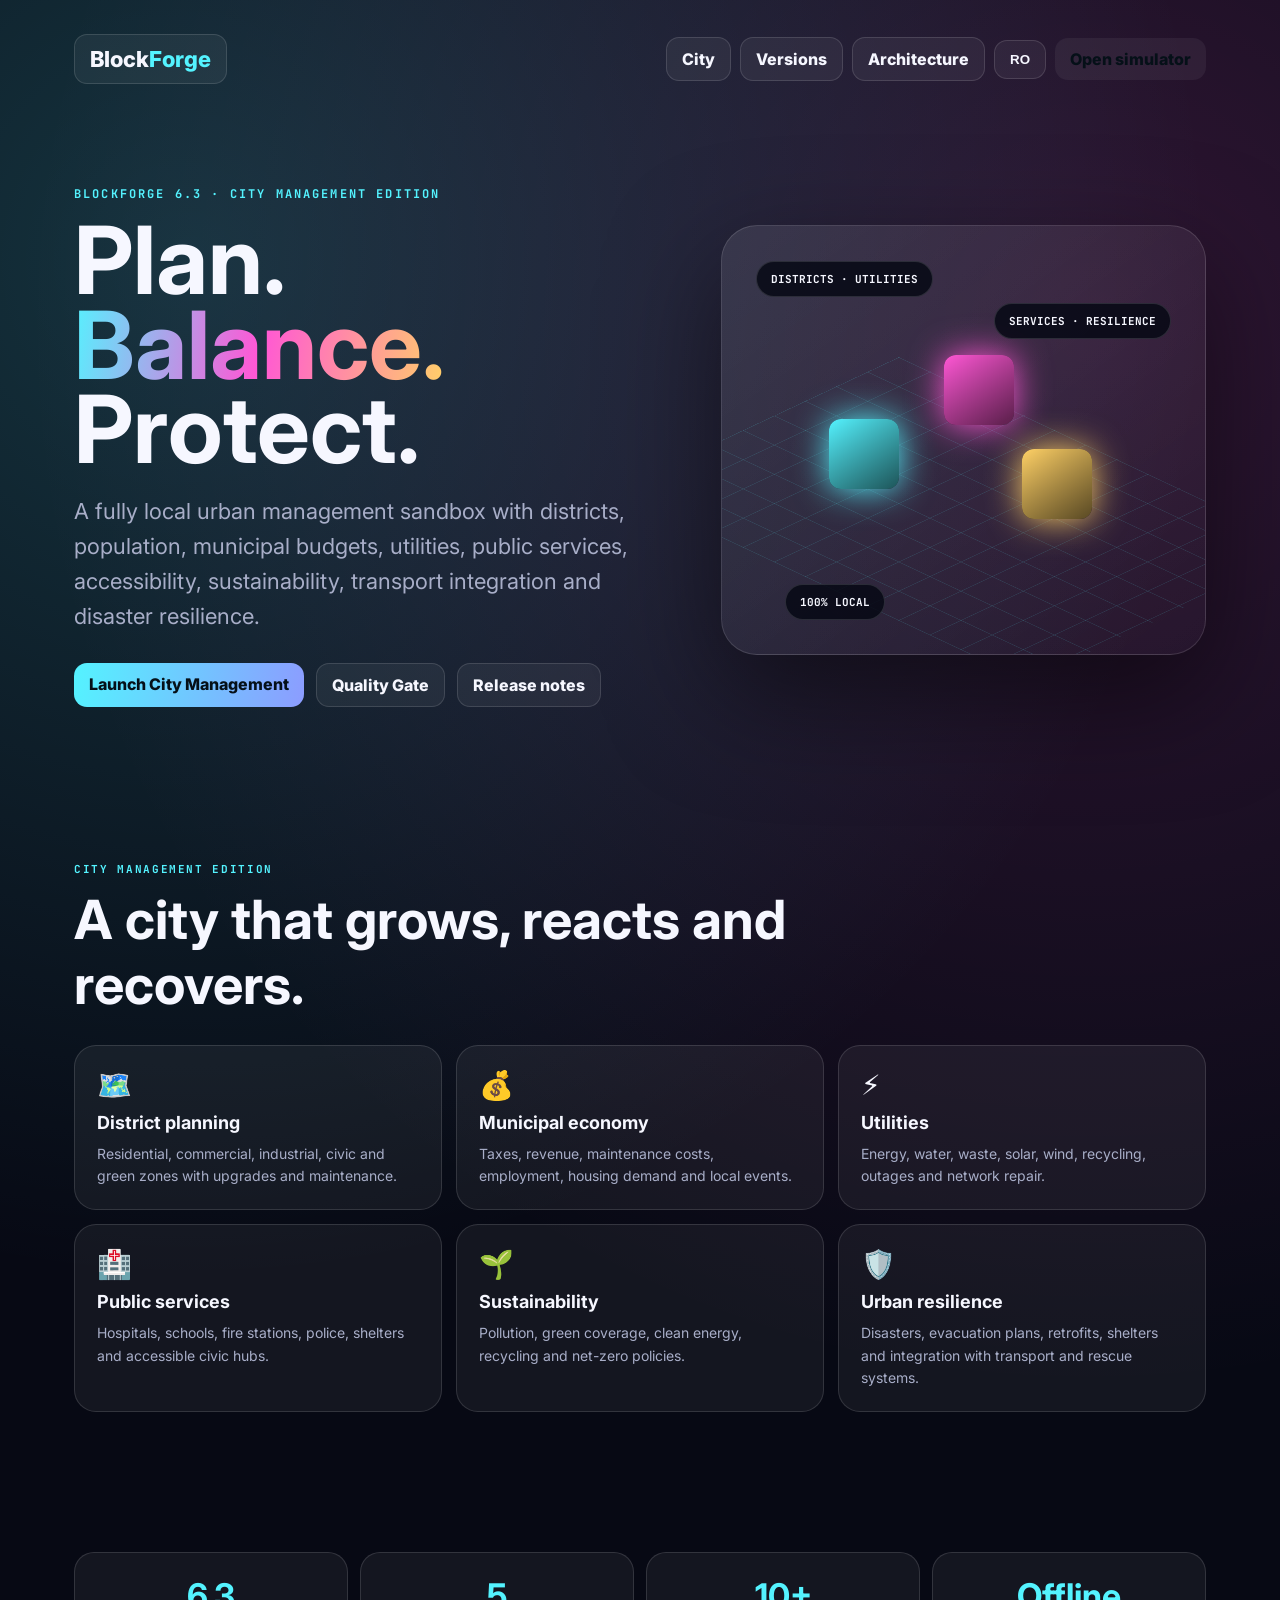
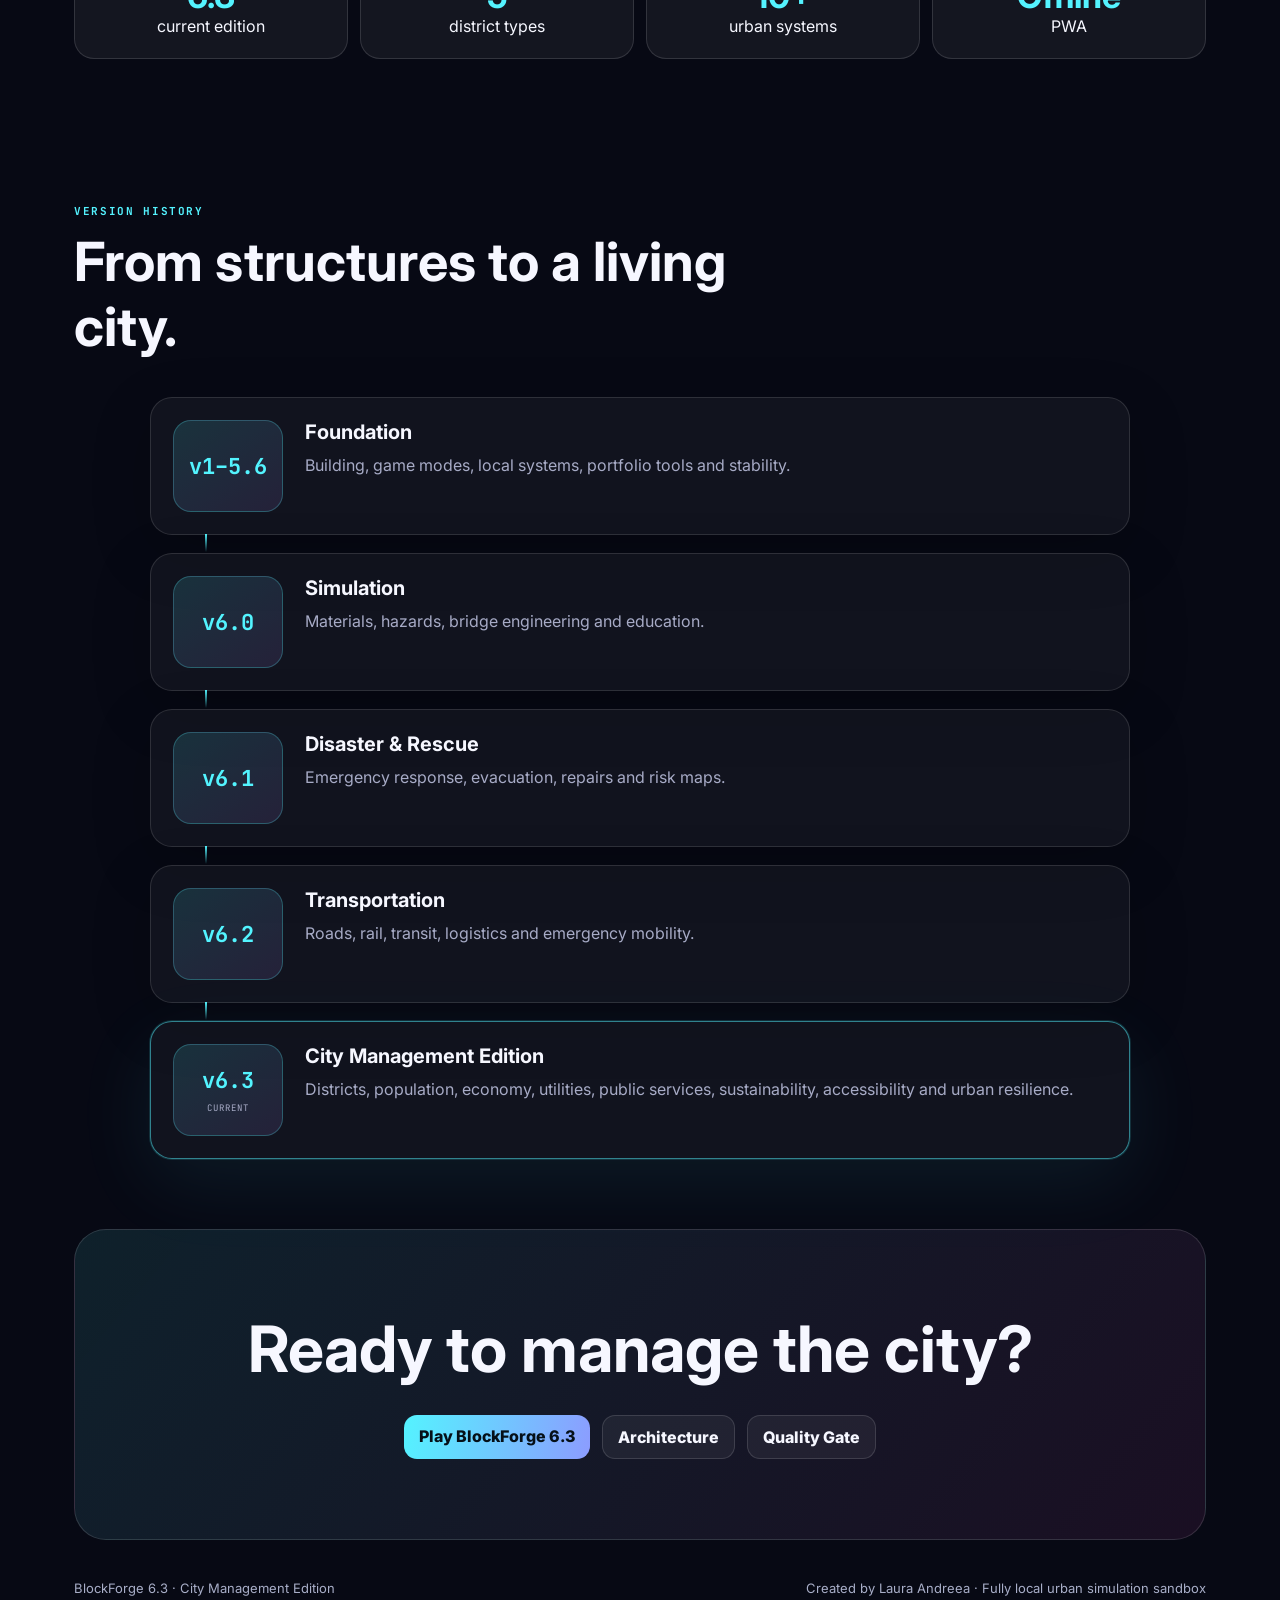
<file: index.html>
<!doctype html><html lang="en"><head><meta charset="utf-8"><meta name="viewport" content="width=device-width,initial-scale=1,viewport-fit=cover"><meta name="theme-color" content="#07140d"><meta name="description" content="BlockForge 6.3 City Management Edition — local structural, disaster, transportation and urban management simulation sandbox."><meta property="og:type" content="website"><meta property="og:title" content="BlockForge 6.3 — City Management Edition"><meta property="og:description" content="Plan districts, utilities, services, transport, sustainability and urban resilience in a fully local browser simulation."><meta property="og:url" content="https://laurandreea10.github.io/BlockForge-CodePen-Challenge-Blocks/"><link rel="canonical" href="https://laurandreea10.github.io/BlockForge-CodePen-Challenge-Blocks/"><title>BlockForge 6.3 — City Management Edition</title><link rel="manifest" href="./manifest.webmanifest"><link rel="preconnect" href="https://fonts.googleapis.com"><link rel="preconnect" href="https://fonts.gstatic.com" crossorigin><link href="https://fonts.googleapis.com/css2?family=Inter:wght@400;600;700;800;900&family=JetBrains+Mono:wght@500;700&display=swap" rel="stylesheet"><link rel="stylesheet" href="./landing.css?v=14"><link rel="stylesheet" href="./version-history.css?v=14"><script type="application/ld+json">{"@context":"https://schema.org","@type":"SoftwareApplication","name":"BlockForge 6.3","applicationCategory":"SimulationApplication","operatingSystem":"Web","description":"Offline-first structural, disaster, transportation and city management simulation game.","author":{"@type":"Person","name":"Laura Andreea"}}</script></head><body><main class="landing"><nav class="land-nav"><a class="brand" href="#">Block<span>Forge</span></a><div><a href="#features" data-en="City" data-ro="Oraș">City</a><a href="#history" data-en="Versions" data-ro="Versiuni">Versions</a><a href="./architecture.html" data-en="Architecture" data-ro="Arhitectură">Architecture</a><button id="landingLang">RO</button><a class="primary" href="./play.html" data-en="Open simulator" data-ro="Deschide simulatorul">Open simulator</a></div></nav><section class="hero"><div><p class="kicker">BLOCKFORGE 6.3 · CITY MANAGEMENT EDITION</p><h1>Plan.<br><span>Balance.</span><br>Protect.</h1><p class="lead" data-en="A fully local urban management sandbox with districts, population, municipal budgets, utilities, public services, accessibility, sustainability, transport integration and disaster resilience." data-ro="Un sandbox urban complet local, cu districte, populație, buget municipal, utilități, servicii publice, accesibilitate, sustenabilitate, integrarea transportului și reziliență la dezastre.">A fully local urban management sandbox with districts, population, municipal budgets, utilities, public services, accessibility, sustainability, transport integration and disaster resilience.</p><div class="hero-actions"><a class="cta primary" href="./play.html" data-en="Launch City Management" data-ro="Deschide City Management">Launch City Management</a><a class="cta" href="./tests.html">Quality Gate</a><a class="cta" href="./release-notes.html">Release notes</a></div></div><div class="showcase" aria-hidden="true"><div class="show-grid"></div><i class="cube c1"></i><i class="cube c2"></i><i class="cube c3"></i><span class="badge b1">DISTRICTS · UTILITIES</span><span class="badge b2">SERVICES · RESILIENCE</span><span class="badge b3">100% LOCAL</span></div></section><section id="features"><div class="section-head"><small>CITY MANAGEMENT EDITION</small><h2 data-en="A city that grows, reacts and recovers." data-ro="Un oraș care crește, reacționează și se reface.">A city that grows, reacts and recovers.</h2></div><div class="cards"><article class="card"><i>🗺️</i><b data-en="District planning" data-ro="Planificarea districtelor">District planning</b><p data-en="Residential, commercial, industrial, civic and green zones with upgrades and maintenance." data-ro="Zone rezidențiale, comerciale, industriale, publice și verzi, cu dezvoltare și întreținere.">Residential, commercial, industrial, civic and green zones with upgrades and maintenance.</p></article><article class="card"><i>💰</i><b data-en="Municipal economy" data-ro="Economie municipală">Municipal economy</b><p data-en="Taxes, revenue, maintenance costs, employment, housing demand and local events." data-ro="Taxe, venituri, întreținere, ocupare, cerere de locuințe și evenimente locale.">Taxes, revenue, maintenance costs, employment, housing demand and local events.</p></article><article class="card"><i>⚡</i><b data-en="Utilities" data-ro="Utilități">Utilities</b><p data-en="Energy, water, waste, solar, wind, recycling, outages and network repair." data-ro="Energie, apă, deșeuri, solar, eolian, reciclare, avarii și repararea rețelelor.">Energy, water, waste, solar, wind, recycling, outages and network repair.</p></article><article class="card"><i>🏥</i><b data-en="Public services" data-ro="Servicii publice">Public services</b><p data-en="Hospitals, schools, fire stations, police, shelters and accessible civic hubs." data-ro="Spitale, școli, pompieri, poliție, adăposturi și centre publice accesibile.">Hospitals, schools, fire stations, police, shelters and accessible civic hubs.</p></article><article class="card"><i>🌱</i><b data-en="Sustainability" data-ro="Sustenabilitate">Sustainability</b><p data-en="Pollution, green coverage, clean energy, recycling and net-zero policies." data-ro="Poluare, spații verzi, energie curată, reciclare și politici net-zero.">Pollution, green coverage, clean energy, recycling and net-zero policies.</p></article><article class="card"><i>🛡️</i><b data-en="Urban resilience" data-ro="Reziliență urbană">Urban resilience</b><p data-en="Disasters, evacuation plans, retrofits, shelters and integration with transport and rescue systems." data-ro="Dezastre, planuri de evacuare, consolidări, adăposturi și integrare cu transportul și salvarea.">Disasters, evacuation plans, retrofits, shelters and integration with transport and rescue systems.</p></article></div></section><section><div class="metrics"><div><b>6.3</b><span data-en="current edition" data-ro="ediție actuală">current edition</span></div><div><b>5</b><span data-en="district types" data-ro="tipuri districte">district types</span></div><div><b>10+</b><span data-en="urban systems" data-ro="sisteme urbane">urban systems</span></div><div><b>Offline</b><span>PWA</span></div></div></section><section id="history" class="history-section"><div class="section-head"><small>VERSION HISTORY</small><h2 data-en="From structures to a living city." data-ro="De la structuri la un oraș viu.">From structures to a living city.</h2></div><div class="history-grid"><article class="history-item"><div class="history-version"><b>v1–5.6</b></div><div class="history-copy"><h3>Foundation</h3><p>Building, game modes, local systems, portfolio tools and stability.</p></div></article><article class="history-item"><div class="history-version"><b>v6.0</b></div><div class="history-copy"><h3>Simulation</h3><p>Materials, hazards, bridge engineering and education.</p></div></article><article class="history-item"><div class="history-version"><b>v6.1</b></div><div class="history-copy"><h3>Disaster & Rescue</h3><p>Emergency response, evacuation, repairs and risk maps.</p></div></article><article class="history-item"><div class="history-version"><b>v6.2</b></div><div class="history-copy"><h3>Transportation</h3><p>Roads, rail, transit, logistics and emergency mobility.</p></div></article><article class="history-item history-current"><div class="history-version"><b>v6.3</b><small data-en="current" data-ro="actuală">current</small></div><div class="history-copy"><h3>City Management Edition</h3><p data-en="Districts, population, economy, utilities, public services, sustainability, accessibility and urban resilience." data-ro="Districte, populație, economie, utilități, servicii publice, sustenabilitate, accesibilitate și reziliență urbană.">Districts, population, economy, utilities, public services, sustainability, accessibility and urban resilience.</p></div></article></div></section><section class="final-cta"><h2 data-en="Ready to manage the city?" data-ro="Pregătită să administrezi orașul?">Ready to manage the city?</h2><div class="hero-actions" style="justify-content:center"><a class="cta primary" href="./play.html">Play BlockForge 6.3</a><a class="cta" href="./architecture.html">Architecture</a><a class="cta" href="./tests.html">Quality Gate</a></div></section><footer class="footer"><span>BlockForge 6.3 · City Management Edition</span><span>Created by Laura Andreea · Fully local urban simulation sandbox</span></footer></main><script>const b=document.querySelector('#landingLang');let lang=localStorage.getItem('bf.lang')||'en';function paint(){document.documentElement.lang=lang;b.textContent=lang==='en'?'RO':'EN';document.querySelectorAll('[data-en]').forEach(n=>n.textContent=n.dataset[lang])}b.onclick=()=>{lang=lang==='en'?'ro':'en';localStorage.setItem('bf.lang',lang);paint()};paint();if('serviceWorker'in navigator)navigator.serviceWorker.register('./sw.js');</script></body></html>
</file>
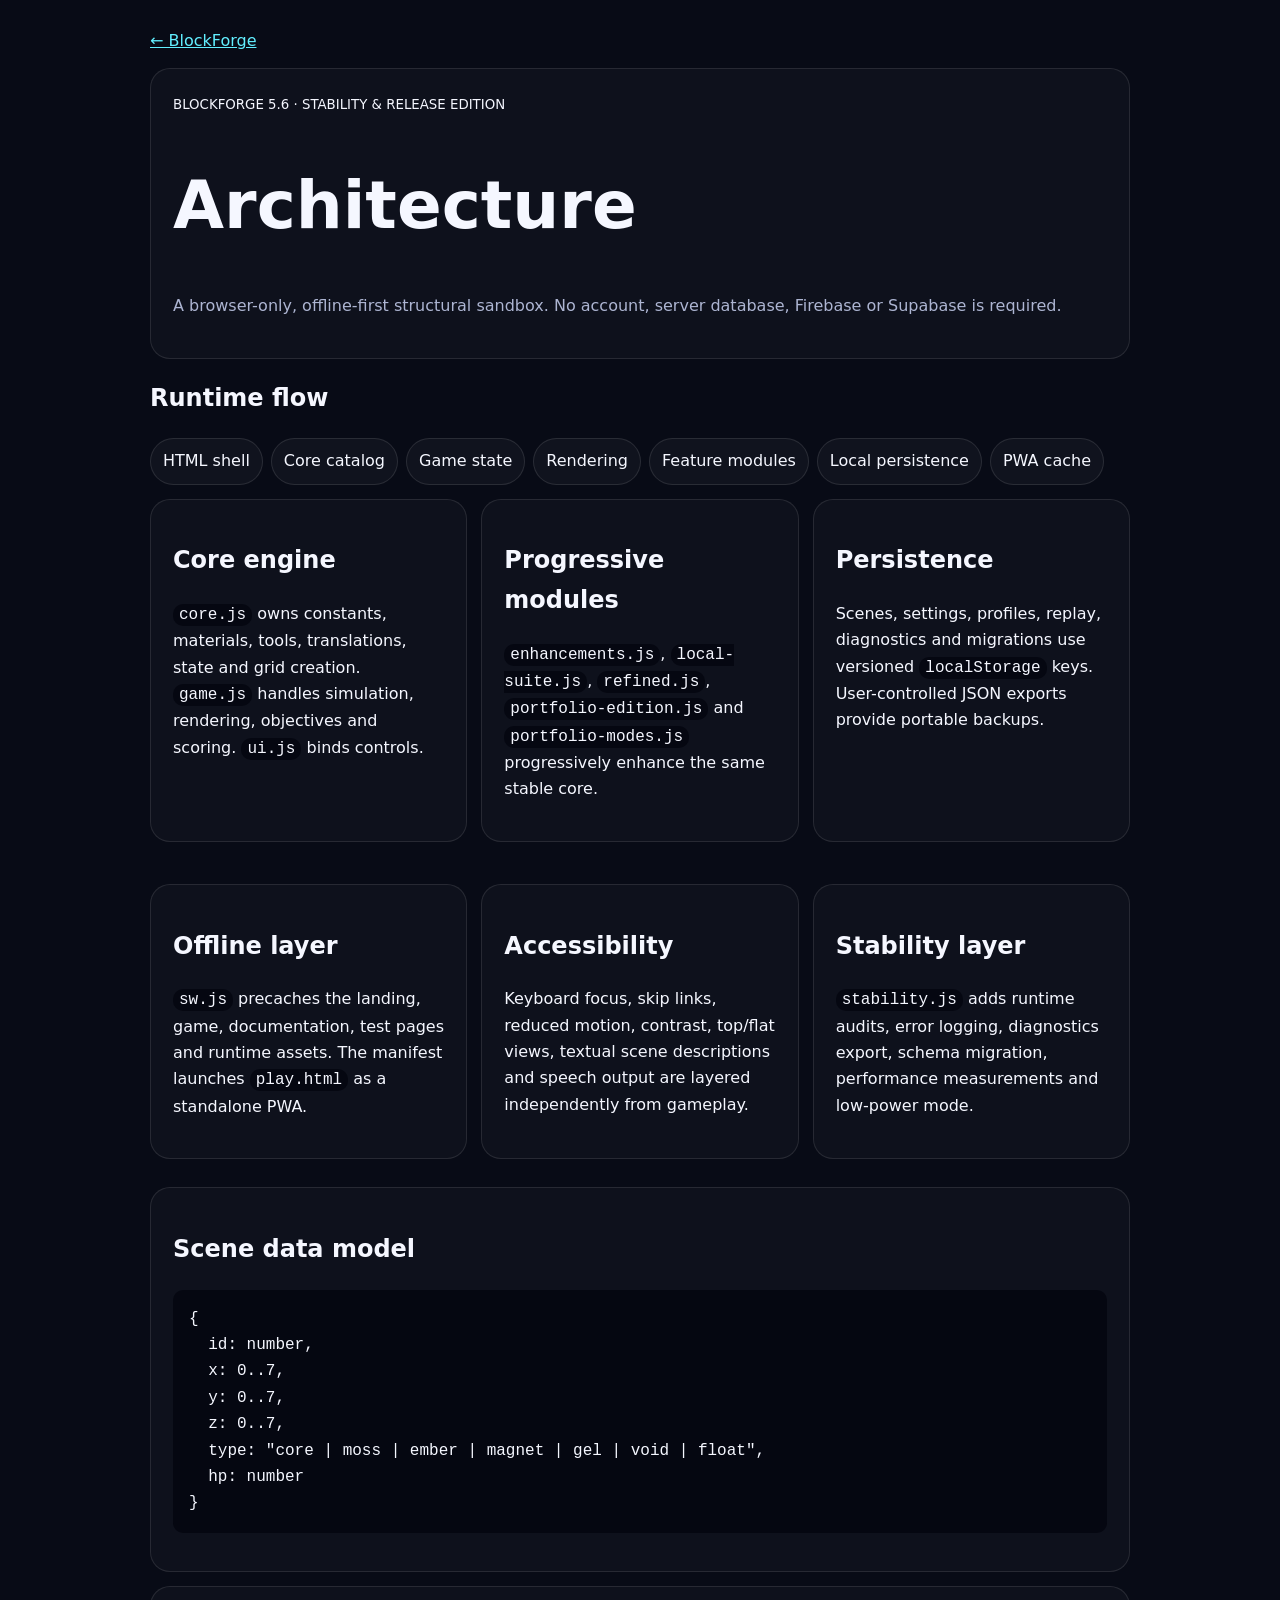
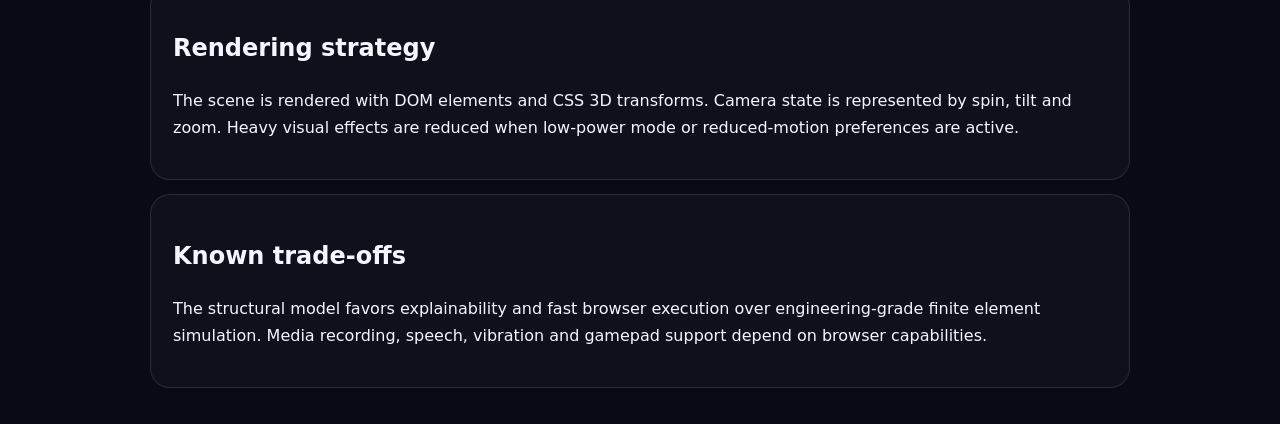
<file: architecture.html>
<!doctype html><html lang="en"><head><meta charset="utf-8"><meta name="viewport" content="width=device-width,initial-scale=1"><title>BlockForge 5.6 Architecture</title><meta name="description" content="Technical architecture of BlockForge 5.6 Stability & Release Edition."><style>:root{color-scheme:dark}body{margin:0;background:#080b16;color:#f5f7ff;font:16px/1.65 Inter,system-ui}main{max-width:980px;margin:auto;padding:28px}a{color:#62efff}.hero,.card{border:1px solid #ffffff1a;background:#ffffff07;border-radius:20px;padding:22px;margin:14px 0}.grid{display:grid;grid-template-columns:repeat(auto-fit,minmax(260px,1fr));gap:14px}code,pre{font-family:ui-monospace,monospace;background:#050711;border-radius:10px}code{padding:2px 6px}pre{padding:16px;overflow:auto}.flow{display:flex;flex-wrap:wrap;gap:8px}.flow span{padding:9px 12px;border:1px solid #ffffff1b;border-radius:999px;background:#ffffff09}h1{font-size:clamp(34px,6vw,66px);line-height:1}.muted{color:#adb5d2}</style></head><body><main><a href="./">← BlockForge</a><section class="hero"><small>BLOCKFORGE 5.6 · STABILITY & RELEASE EDITION</small><h1>Architecture</h1><p class="muted">A browser-only, offline-first structural sandbox. No account, server database, Firebase or Supabase is required.</p></section><section><h2>Runtime flow</h2><div class="flow"><span>HTML shell</span><span>Core catalog</span><span>Game state</span><span>Rendering</span><span>Feature modules</span><span>Local persistence</span><span>PWA cache</span></div></section><section class="grid"><article class="card"><h2>Core engine</h2><p><code>core.js</code> owns constants, materials, tools, translations, state and grid creation. <code>game.js</code> handles simulation, rendering, objectives and scoring. <code>ui.js</code> binds controls.</p></article><article class="card"><h2>Progressive modules</h2><p><code>enhancements.js</code>, <code>local-suite.js</code>, <code>refined.js</code>, <code>portfolio-edition.js</code> and <code>portfolio-modes.js</code> progressively enhance the same stable core.</p></article><article class="card"><h2>Persistence</h2><p>Scenes, settings, profiles, replay, diagnostics and migrations use versioned <code>localStorage</code> keys. User-controlled JSON exports provide portable backups.</p></article><article class="card"><h2>Offline layer</h2><p><code>sw.js</code> precaches the landing, game, documentation, test pages and runtime assets. The manifest launches <code>play.html</code> as a standalone PWA.</p></article><article class="card"><h2>Accessibility</h2><p>Keyboard focus, skip links, reduced motion, contrast, top/flat views, textual scene descriptions and speech output are layered independently from gameplay.</p></article><article class="card"><h2>Stability layer</h2><p><code>stability.js</code> adds runtime audits, error logging, diagnostics export, schema migration, performance measurements and low-power mode.</p></article></section><section class="card"><h2>Scene data model</h2><pre>{
  id: number,
  x: 0..7,
  y: 0..7,
  z: 0..7,
  type: "core | moss | ember | magnet | gel | void | float",
  hp: number
}</pre></section><section class="card"><h2>Rendering strategy</h2><p>The scene is rendered with DOM elements and CSS 3D transforms. Camera state is represented by spin, tilt and zoom. Heavy visual effects are reduced when low-power mode or reduced-motion preferences are active.</p></section><section class="card"><h2>Known trade-offs</h2><p>The structural model favors explainability and fast browser execution over engineering-grade finite element simulation. Media recording, speech, vibration and gamepad support depend on browser capabilities.</p></section></main></body></html>
</file>
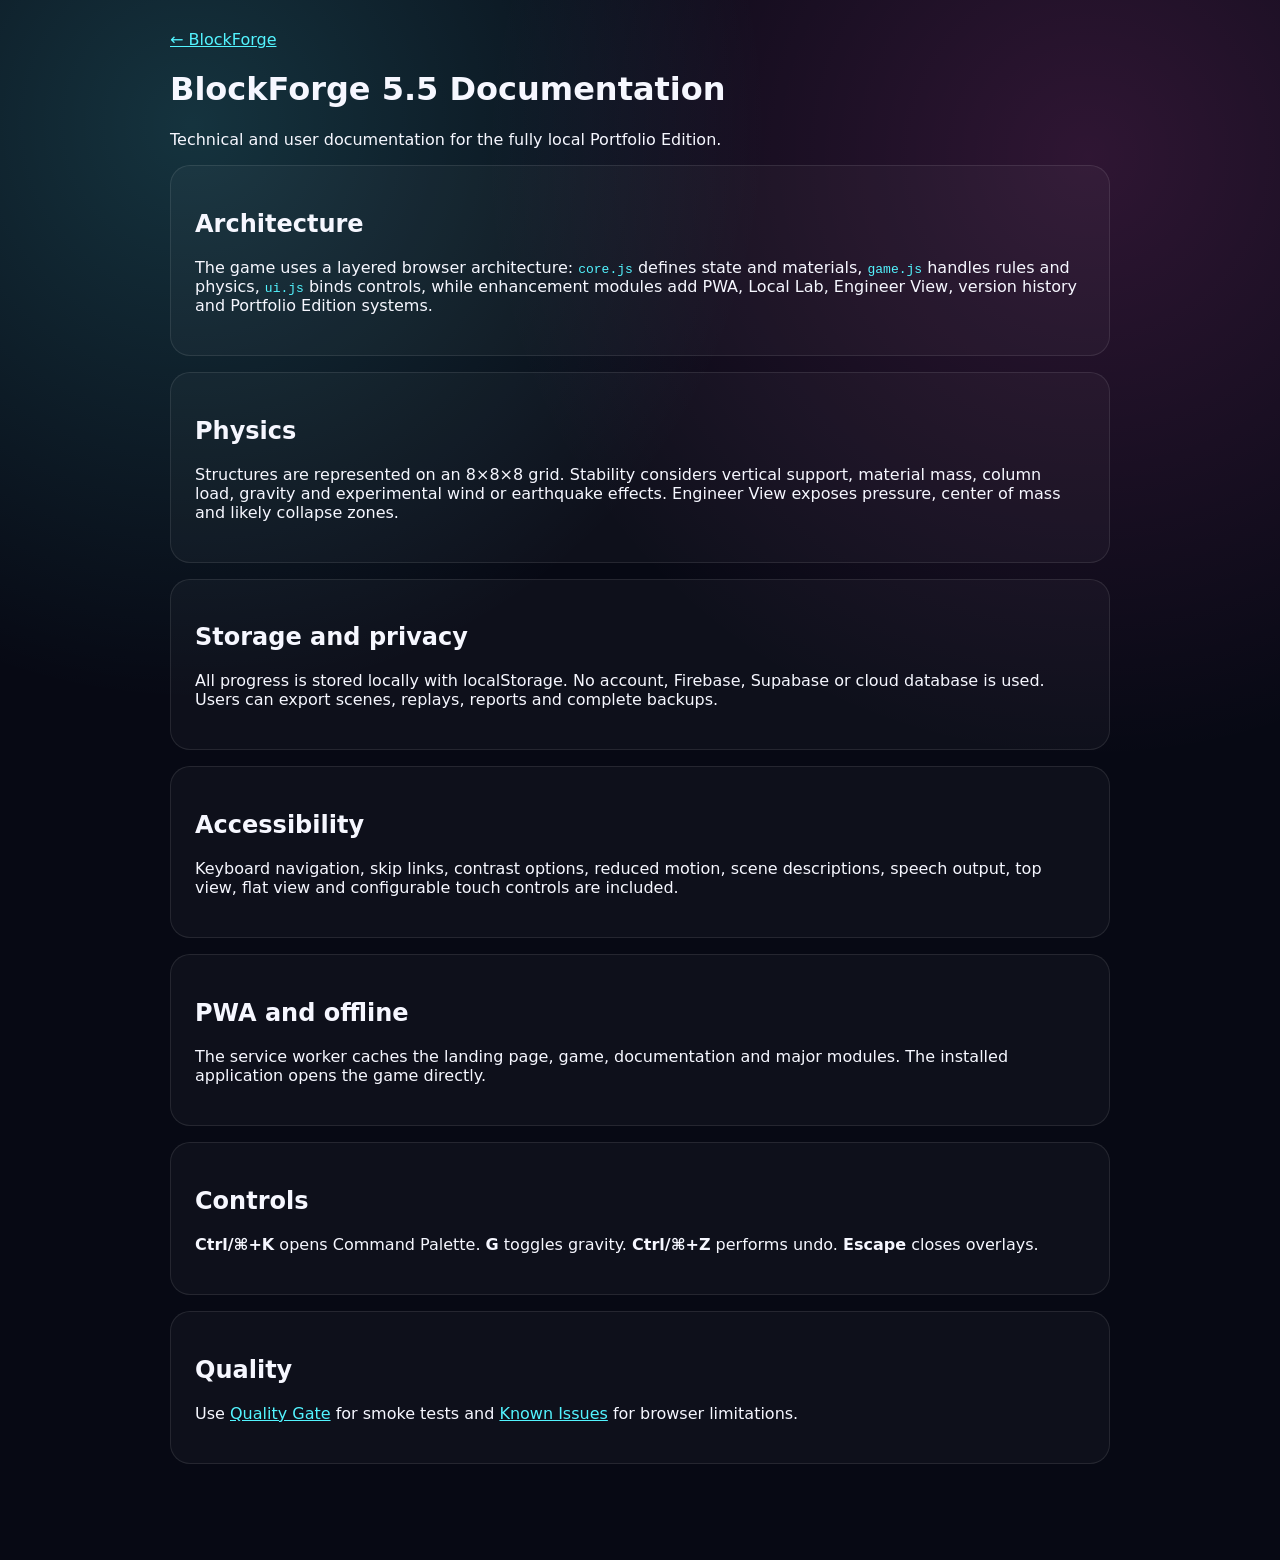
<file: docs.html>
<!doctype html><html lang="en"><head><meta charset="utf-8"><meta name="viewport" content="width=device-width"><title>BlockForge Documentation</title><link rel="stylesheet" href="landing.css"><style>main{max-width:980px;margin:auto;padding:30px 20px 80px}article{padding:24px;margin:16px 0;border:1px solid #ffffff18;border-radius:20px;background:#ffffff08}code{color:#53f4ff}a{color:#53f4ff}</style></head><body><main><a href="./">← BlockForge</a><h1>BlockForge 5.5 Documentation</h1><p>Technical and user documentation for the fully local Portfolio Edition.</p><article><h2>Architecture</h2><p>The game uses a layered browser architecture: <code>core.js</code> defines state and materials, <code>game.js</code> handles rules and physics, <code>ui.js</code> binds controls, while enhancement modules add PWA, Local Lab, Engineer View, version history and Portfolio Edition systems.</p></article><article><h2>Physics</h2><p>Structures are represented on an 8×8×8 grid. Stability considers vertical support, material mass, column load, gravity and experimental wind or earthquake effects. Engineer View exposes pressure, center of mass and likely collapse zones.</p></article><article><h2>Storage and privacy</h2><p>All progress is stored locally with localStorage. No account, Firebase, Supabase or cloud database is used. Users can export scenes, replays, reports and complete backups.</p></article><article><h2>Accessibility</h2><p>Keyboard navigation, skip links, contrast options, reduced motion, scene descriptions, speech output, top view, flat view and configurable touch controls are included.</p></article><article><h2>PWA and offline</h2><p>The service worker caches the landing page, game, documentation and major modules. The installed application opens the game directly.</p></article><article><h2>Controls</h2><p><b>Ctrl/⌘+K</b> opens Command Palette. <b>G</b> toggles gravity. <b>Ctrl/⌘+Z</b> performs undo. <b>Escape</b> closes overlays.</p></article><article><h2>Quality</h2><p>Use <a href="./tests.html">Quality Gate</a> for smoke tests and <a href="./known-issues.html">Known Issues</a> for browser limitations.</p></article></main></body></html>
</file>
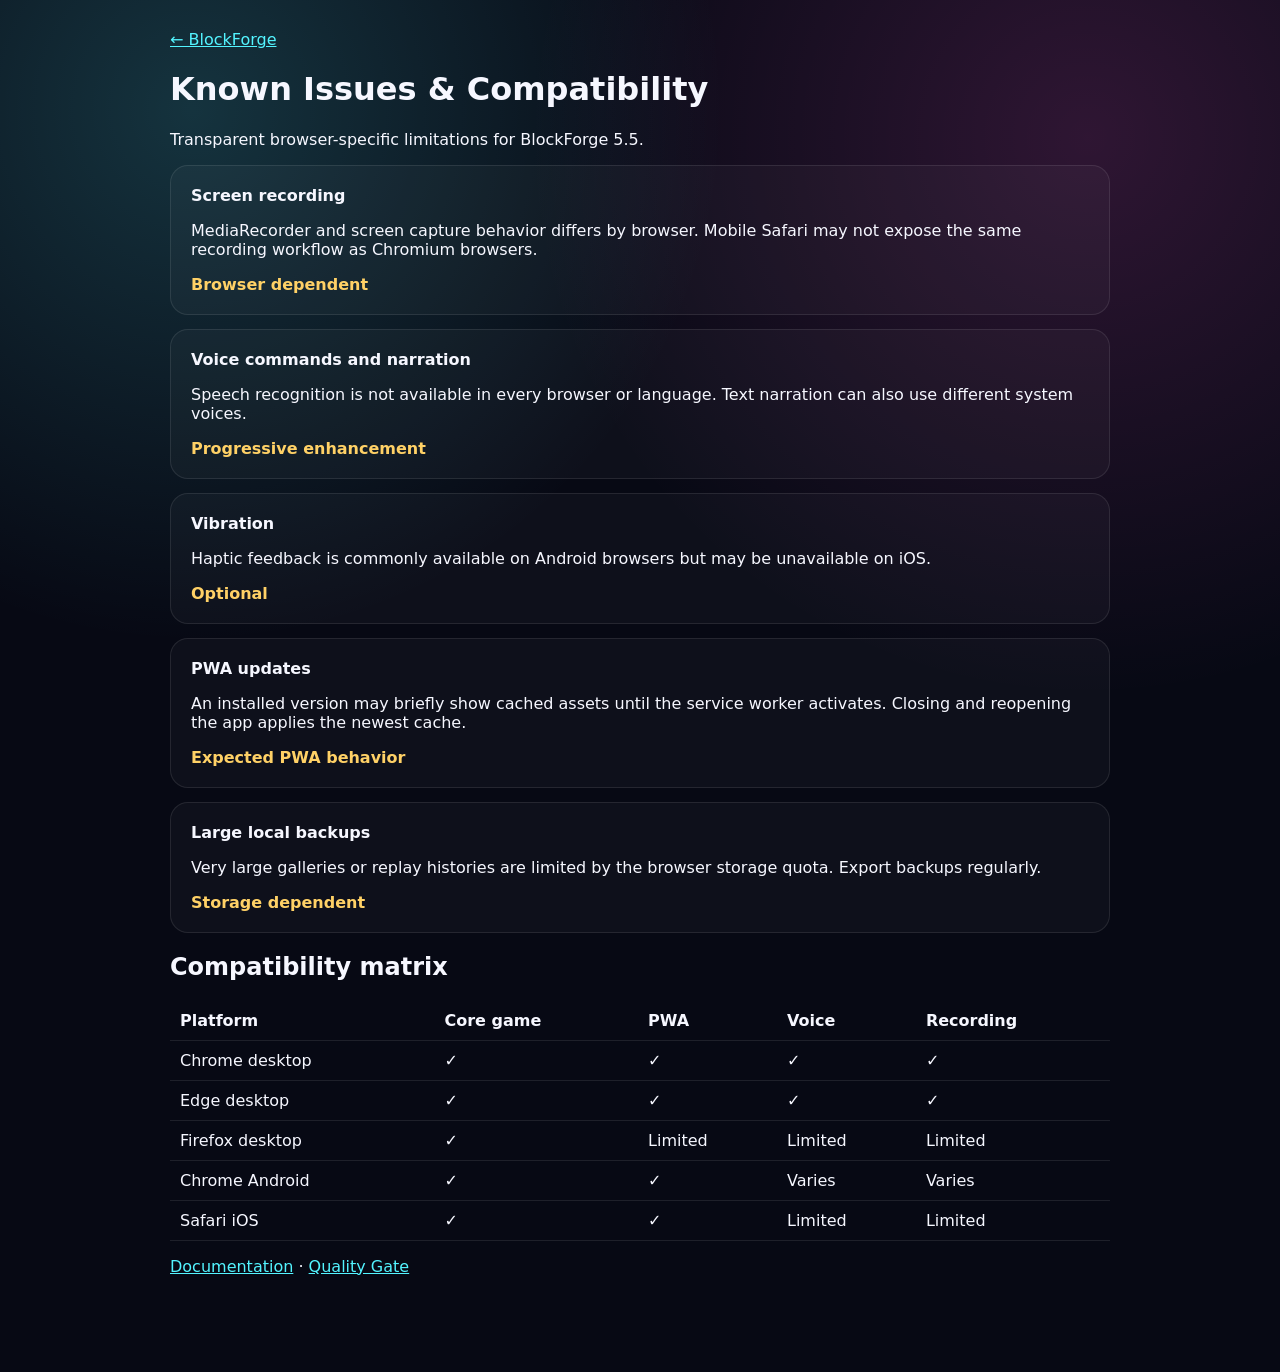
<file: known-issues.html>
<!doctype html><html lang="en"><head><meta charset="utf-8"><meta name="viewport" content="width=device-width"><title>BlockForge Known Issues</title><link rel="stylesheet" href="landing.css"><style>main{max-width:980px;margin:auto;padding:30px 20px 80px}.issue{padding:20px;margin:14px 0;border:1px solid #ffffff18;border-radius:18px;background:#ffffff08}.status{color:#ffd166;font-weight:800}a{color:#53f4ff}table{width:100%;border-collapse:collapse}td,th{padding:10px;border-bottom:1px solid #ffffff18;text-align:left}</style></head><body><main><a href="./">← BlockForge</a><h1>Known Issues & Compatibility</h1><p>Transparent browser-specific limitations for BlockForge 5.5.</p><div class="issue"><b>Screen recording</b><p>MediaRecorder and screen capture behavior differs by browser. Mobile Safari may not expose the same recording workflow as Chromium browsers.</p><span class="status">Browser dependent</span></div><div class="issue"><b>Voice commands and narration</b><p>Speech recognition is not available in every browser or language. Text narration can also use different system voices.</p><span class="status">Progressive enhancement</span></div><div class="issue"><b>Vibration</b><p>Haptic feedback is commonly available on Android browsers but may be unavailable on iOS.</p><span class="status">Optional</span></div><div class="issue"><b>PWA updates</b><p>An installed version may briefly show cached assets until the service worker activates. Closing and reopening the app applies the newest cache.</p><span class="status">Expected PWA behavior</span></div><div class="issue"><b>Large local backups</b><p>Very large galleries or replay histories are limited by the browser storage quota. Export backups regularly.</p><span class="status">Storage dependent</span></div><h2>Compatibility matrix</h2><table><tr><th>Platform</th><th>Core game</th><th>PWA</th><th>Voice</th><th>Recording</th></tr><tr><td>Chrome desktop</td><td>✓</td><td>✓</td><td>✓</td><td>✓</td></tr><tr><td>Edge desktop</td><td>✓</td><td>✓</td><td>✓</td><td>✓</td></tr><tr><td>Firefox desktop</td><td>✓</td><td>Limited</td><td>Limited</td><td>Limited</td></tr><tr><td>Chrome Android</td><td>✓</td><td>✓</td><td>Varies</td><td>Varies</td></tr><tr><td>Safari iOS</td><td>✓</td><td>✓</td><td>Limited</td><td>Limited</td></tr></table><p><a href="./docs.html">Documentation</a> · <a href="./tests.html">Quality Gate</a></p></main></body></html>
</file>
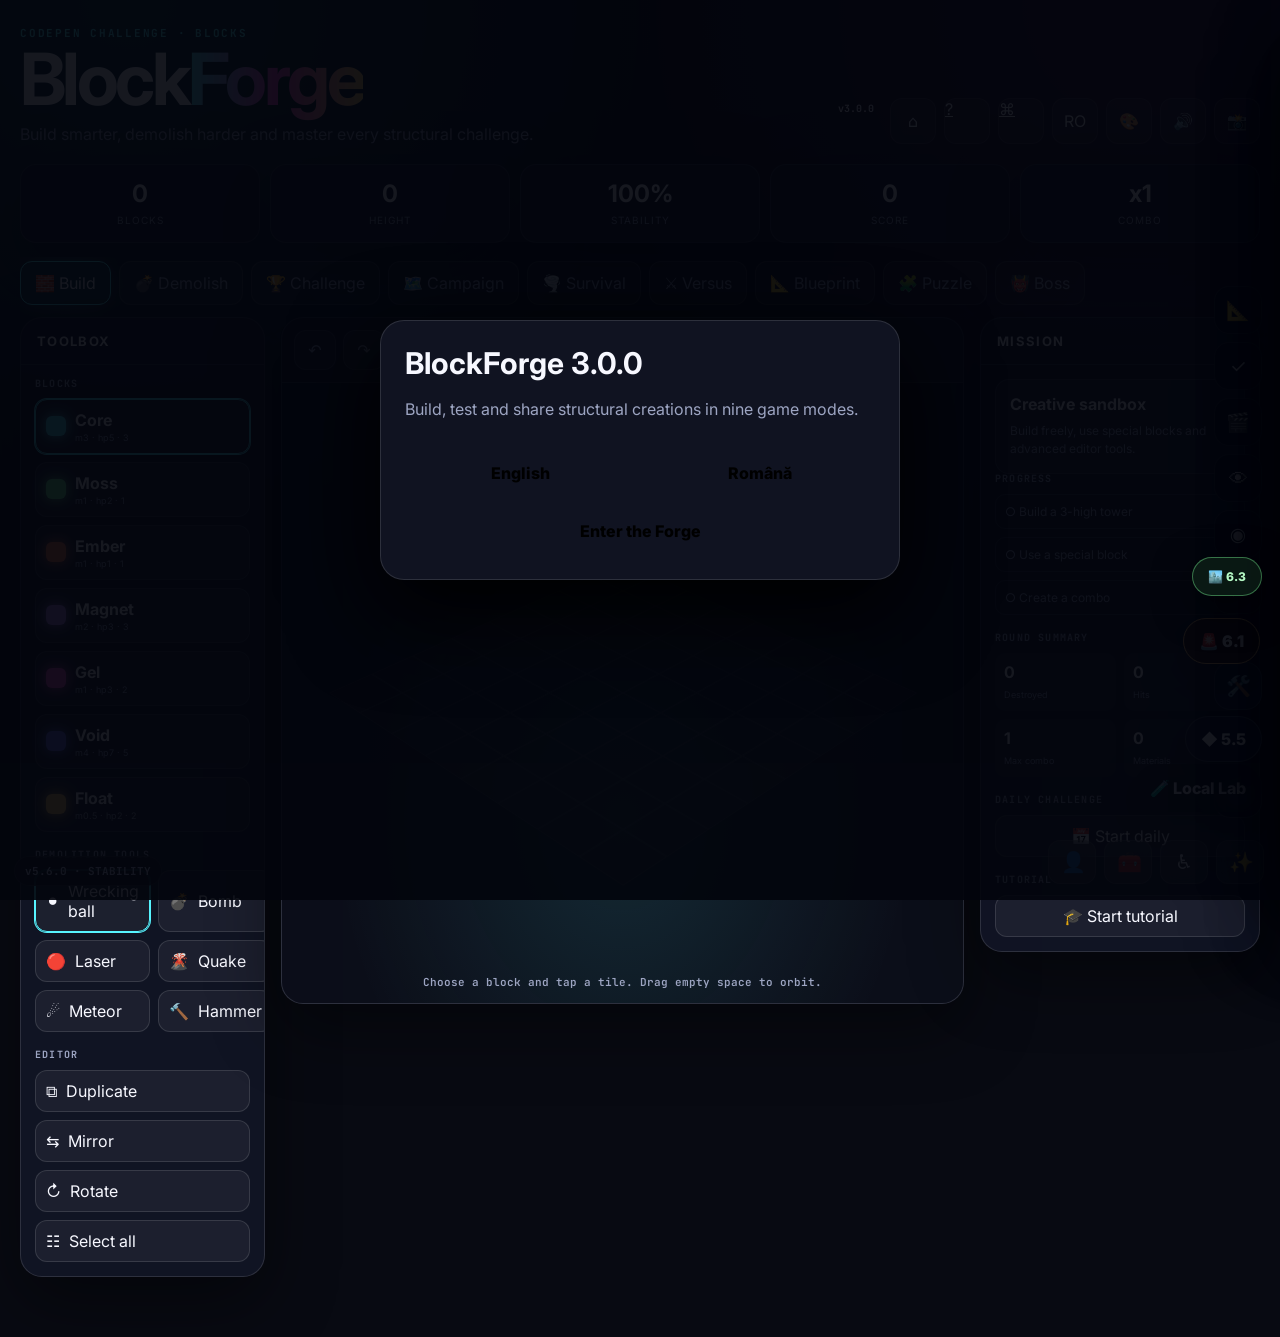
<file: play.html>
<!doctype html><html lang="en"><head><meta charset="utf-8"><meta name="viewport" content="width=device-width,initial-scale=1,viewport-fit=cover,user-scalable=no"><meta name="theme-color" content="#0a0c16"><meta name="description" content="Play BlockForge 6.3, a local structural, disaster, transportation and city management simulation sandbox."><title>BlockForge 6.3 — City Management Edition</title><link rel="manifest" href="./manifest.webmanifest"><link rel="preconnect" href="https://fonts.googleapis.com"><link rel="preconnect" href="https://fonts.gstatic.com" crossorigin><link href="https://fonts.googleapis.com/css2?family=Inter:wght@400;600;700;800;900&family=JetBrains+Mono:wght@500;700&display=swap" rel="stylesheet"><link rel="stylesheet" href="./style.css?v=14"><link rel="stylesheet" href="./enhancements.css?v=14"><link rel="stylesheet" href="./local-suite.css?v=14"><link rel="stylesheet" href="./refined.css?v=14"><link rel="stylesheet" href="./version-history.css?v=14"><link rel="stylesheet" href="./portfolio-edition.css?v=14"><link rel="stylesheet" href="./stability.css?v=14"><link rel="stylesheet" href="./simulation.css?v=14"><link rel="stylesheet" href="./disaster.css?v=14"><link rel="stylesheet" href="./transportation.css?v=14"><link rel="stylesheet" href="./city-management.css?v=14"></head><body data-theme="neon"><a class="skip-link" href="#stage">Skip to game</a><div class="app-shell"><header class="topbar"><div><p class="eyebrow" data-i18n="eyebrow">CodePen Challenge · Blocks</p><h1>Block<span>Forge</span></h1><p class="subtitle" data-i18n="subtitle">Build smarter, demolish harder and master every structural challenge.</p></div><div class="top-actions"><a class="icon-btn home-link" href="./" aria-label="Home">⌂</a><a class="icon-btn" href="./docs.html" aria-label="Documentation">?</a><a class="icon-btn" href="./architecture.html" aria-label="Architecture">⌘</a><button class="icon-btn" id="langBtn" type="button" aria-label="Language">RO</button><button class="icon-btn" id="themeBtn" type="button" aria-label="Theme">🎨</button><button class="icon-btn" id="soundBtn" type="button" aria-label="Sound">🔊</button><button class="icon-btn" id="photoBtn" type="button" aria-label="Photo mode">📸</button></div></header><section class="stats" aria-label="Stats"><article><b id="statBlocks">0</b><small data-i18n="blocks">blocks</small></article><article><b id="statHeight">0</b><small data-i18n="height">height</small></article><article><b id="statStable">100%</b><small data-i18n="stability">stability</small></article><article><b id="statScore">0</b><small data-i18n="score">score</small></article><article><b id="statCombo">x1</b><small data-i18n="combo">combo</small></article></section><nav class="mode-tabs" id="modeTabs" aria-label="Game modes"><button type="button" data-mode="build" class="active">🧱 <span data-i18n="build">Build</span></button><button type="button" data-mode="demolish">💣 <span data-i18n="demolish">Demolish</span></button><button type="button" data-mode="challenge">🏆 <span data-i18n="challenge">Challenge</span></button><button type="button" data-mode="campaign">🗺️ <span data-i18n="campaign">Campaign</span></button><button type="button" data-mode="survival">🌪️ <span data-i18n="survival">Survival</span></button><button type="button" data-mode="versus">⚔️ <span data-i18n="versus">Versus</span></button></nav><main class="workspace"><aside class="panel left-panel" id="leftPanel"><div class="panel-head"><h2 data-i18n="toolbox">Toolbox</h2><button type="button" class="collapse" data-collapse="leftPanel">⌄</button></div><div class="panel-body"><section><h3 data-i18n="blocks">Blocks</h3><div class="palette" id="palette"></div></section><section><h3 data-i18n="demolitionTools">Demolition tools</h3><div class="tool-grid" id="toolGrid"></div></section><section><h3 data-i18n="editor">Editor</h3><div class="tool-grid compact"><button type="button" data-editor="duplicate">⧉ <span data-i18n="duplicate">Duplicate</span></button><button type="button" data-editor="mirror">⇆ <span data-i18n="mirror">Mirror</span></button><button type="button" data-editor="rotate">↻ <span data-i18n="rotate">Rotate</span></button><button type="button" data-editor="selectAll">☷ <span data-i18n="selectAll">Select all</span></button></div></section></div></aside><section class="stage-card"><div class="toolbar"><button type="button" data-action="undo">↶</button><button type="button" data-action="redo">↷</button><button type="button" data-action="gravity">⬇ <span id="gravityLabel">OFF</span></button><button type="button" data-action="save">💾</button><button type="button" data-action="load">📂</button><button type="button" data-action="demo">✦ Demo</button><button type="button" data-action="clear">✕</button><button type="button" data-action="export">⬇ JSON</button></div><div class="stage" id="stage" tabindex="0" aria-label="Block building stage"><div class="world" id="world"><div class="grid" id="grid"></div><div class="blocks-layer" id="blocksLayer"></div><div class="fx-layer" id="fxLayer"></div></div><div class="hazard-overlay" id="hazardOverlay"></div><div class="modal-card" id="resultCard" hidden></div><p class="hint" id="hint"></p></div><div class="mobile-actions"><button type="button" data-action="undo">↶</button><button type="button" data-action="demo">✦</button><button type="button" data-action="gravity">⬇</button><button type="button" data-action="clear">✕</button><button type="button" id="mobileTools">☰</button></div></section><aside class="panel right-panel" id="rightPanel"><div class="panel-head"><h2 data-i18n="mission">Mission</h2><button type="button" class="collapse" data-collapse="rightPanel">⌄</button></div><div class="panel-body"><div id="missionCard" class="mission-card"></div><section><h3 data-i18n="progress">Progress</h3><div id="objectiveList" class="objectives"></div></section><section><h3 data-i18n="roundSummary">Round summary</h3><div id="summary" class="summary"></div></section><section><h3 data-i18n="dailyChallenge">Daily challenge</h3><button id="dailyBtn" class="wide" type="button">📅 <span data-i18n="startDaily">Start daily</span></button></section><section><h3 data-i18n="tutorial">Tutorial</h3><button id="tutorialBtn" class="wide" type="button">🎓 <span data-i18n="startTutorial">Start tutorial</span></button></section></div></aside></main></div><div class="toast" id="toast" role="status" aria-live="polite"></div><script src="./core.js?v=14"></script><script src="./game.js?v=14"></script><script src="./ui.js?v=14"></script><script src="./enhancements.js?v=14"></script><script src="./local-suite.js?v=14"></script><script src="./refined.js?v=14"></script><script src="./version-history.js?v=14"></script><script src="./portfolio-edition.js?v=14"></script><script src="./portfolio-modes.js?v=14"></script><script src="./stability.js?v=14"></script><script src="./simulation.js?v=14"></script><script src="./disaster.js?v=14"></script><script src="./transportation.js?v=14"></script><script src="./city-management.js?v=14"></script></body></html>
</file>
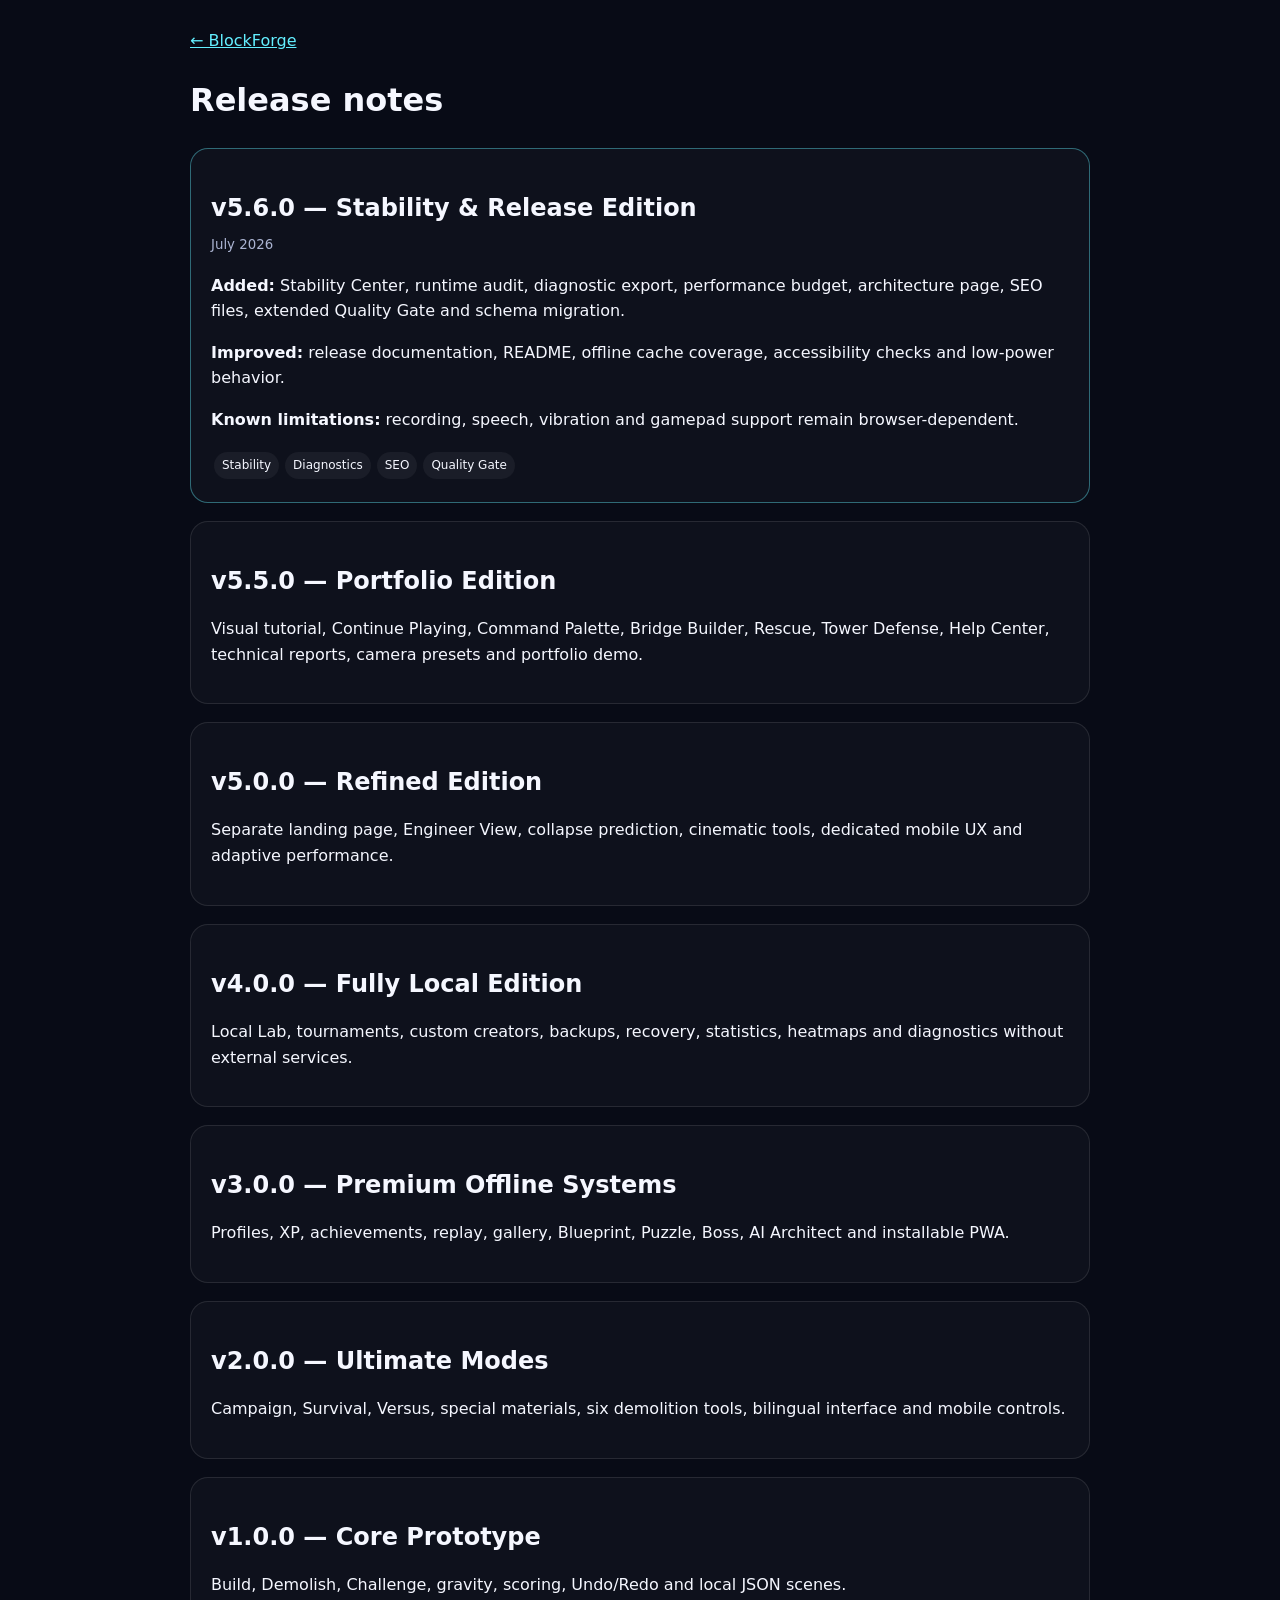
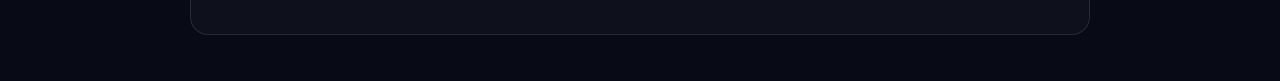
<file: release-notes.html>
<!doctype html><html lang="en"><head><meta charset="utf-8"><meta name="viewport" content="width=device-width,initial-scale=1"><title>BlockForge Release Notes</title><style>:root{color-scheme:dark}body{margin:0;background:#080b16;color:#f5f7ff;font:16px/1.6 Inter,system-ui}main{max-width:900px;margin:auto;padding:28px}a{color:#63efff}.release{margin:18px 0;padding:20px;border:1px solid #ffffff1a;border-radius:18px;background:#ffffff07}.release.current{border-color:#63efff66}.tag{display:inline-block;padding:4px 8px;margin:3px;border-radius:999px;background:#ffffff0d;font-size:12px}.release h2{margin-bottom:4px}.release small{color:#abb4d2}</style></head><body><main><a href="./">← BlockForge</a><h1>Release notes</h1><article class="release current"><h2>v5.6.0 — Stability & Release Edition</h2><small>July 2026</small><p><b>Added:</b> Stability Center, runtime audit, diagnostic export, performance budget, architecture page, SEO files, extended Quality Gate and schema migration.</p><p><b>Improved:</b> release documentation, README, offline cache coverage, accessibility checks and low-power behavior.</p><p><b>Known limitations:</b> recording, speech, vibration and gamepad support remain browser-dependent.</p><span class="tag">Stability</span><span class="tag">Diagnostics</span><span class="tag">SEO</span><span class="tag">Quality Gate</span></article><article class="release"><h2>v5.5.0 — Portfolio Edition</h2><p>Visual tutorial, Continue Playing, Command Palette, Bridge Builder, Rescue, Tower Defense, Help Center, technical reports, camera presets and portfolio demo.</p></article><article class="release"><h2>v5.0.0 — Refined Edition</h2><p>Separate landing page, Engineer View, collapse prediction, cinematic tools, dedicated mobile UX and adaptive performance.</p></article><article class="release"><h2>v4.0.0 — Fully Local Edition</h2><p>Local Lab, tournaments, custom creators, backups, recovery, statistics, heatmaps and diagnostics without external services.</p></article><article class="release"><h2>v3.0.0 — Premium Offline Systems</h2><p>Profiles, XP, achievements, replay, gallery, Blueprint, Puzzle, Boss, AI Architect and installable PWA.</p></article><article class="release"><h2>v2.0.0 — Ultimate Modes</h2><p>Campaign, Survival, Versus, special materials, six demolition tools, bilingual interface and mobile controls.</p></article><article class="release"><h2>v1.0.0 — Core Prototype</h2><p>Build, Demolish, Challenge, gravity, scoring, Undo/Redo and local JSON scenes.</p></article></main></body></html>
</file>
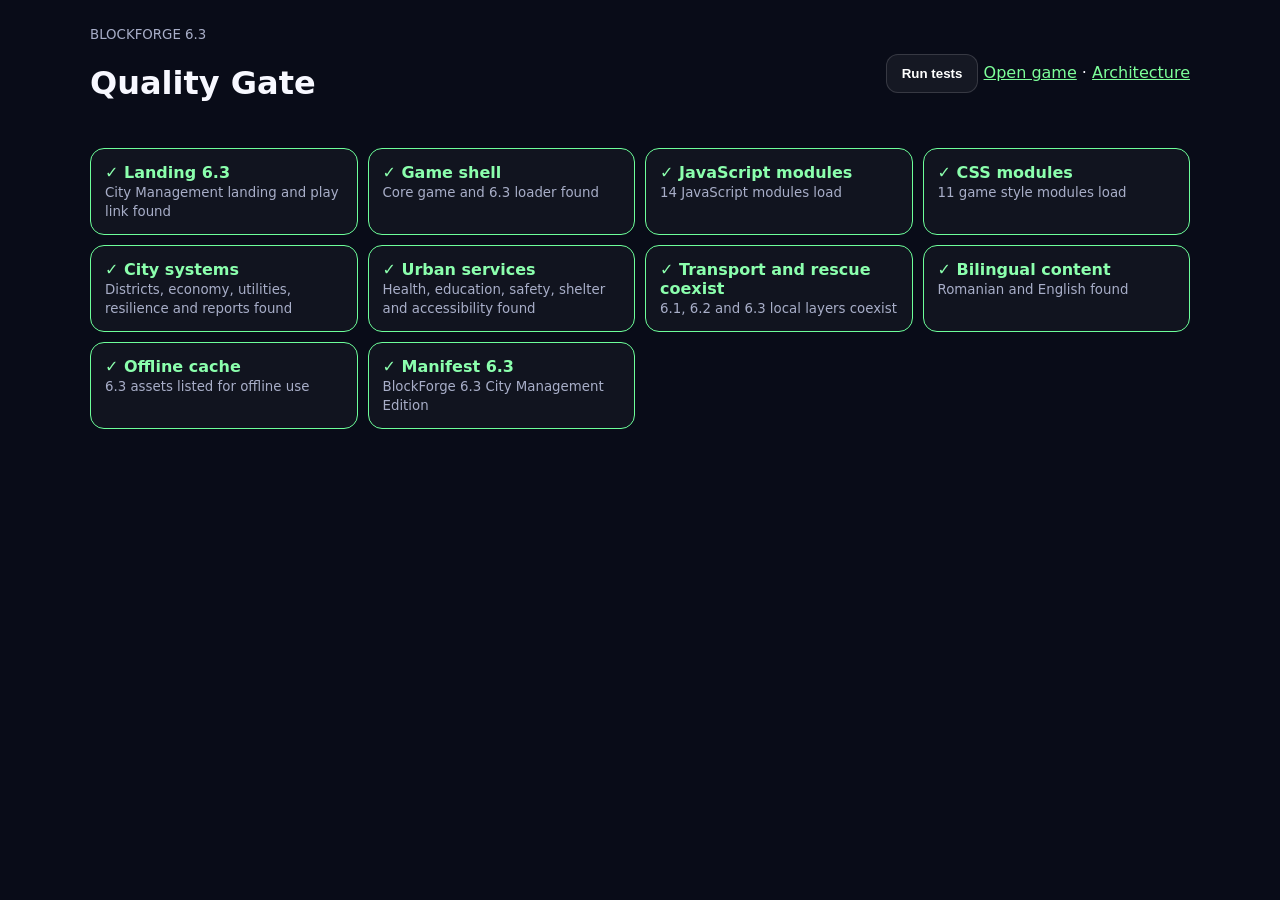
<file: tests.html>
<!doctype html><html lang="en"><head><meta charset="utf-8"><meta name="viewport" content="width=device-width,initial-scale=1"><title>BlockForge 6.3 Quality Gate</title><style>:root{color-scheme:dark}body{font-family:Inter,system-ui;background:#090c18;color:#f7f8ff;margin:0;padding:24px;max-width:1100px;margin:auto}header{display:flex;justify-content:space-between;align-items:center;gap:16px;flex-wrap:wrap}a{color:#7dff9a}.grid{display:grid;grid-template-columns:repeat(auto-fit,minmax(260px,1fr));gap:10px;margin-top:24px}.test{padding:14px;border:1px solid #ffffff20;border-radius:14px;background:#ffffff08}.ok{border-color:#6dff9a;color:#8bffad}.fail{border-color:#ff6273;color:#ff8490}.summary{font-size:28px;font-weight:900;margin:24px 0}small{color:#a8aec8}button{padding:11px 15px;border-radius:12px;border:1px solid #ffffff25;background:#ffffff0d;color:#fff;font-weight:800}</style></head><body><header><div><small>BLOCKFORGE 6.3</small><h1>Quality Gate</h1></div><div><button id="run">Run tests</button> <a href="./play.html">Open game</a> · <a href="./architecture.html">Architecture</a></div></header><div id="summary" class="summary"></div><div id="tests" class="grid"></div><script>const tests=document.querySelector('#tests'),summary=document.querySelector('#summary');let results=[];function add(name,status,detail=''){results.push({name,status,detail});tests.insertAdjacentHTML('beforeend',`<div class="test ${status}"><b>${status==='ok'?'✓':'✕'} ${name}</b><br><small>${detail}</small></div>`)}async function text(path){const r=await fetch(path+'?test='+Date.now());if(!r.ok)throw Error(r.status);return r.text()}async function run(){results=[];tests.innerHTML='';const check=async(name,fn)=>{try{add(name,'ok',await fn()||'Passed')}catch(e){add(name,'fail',e.message)}};await check('Landing 6.3',async()=>{const s=await text('./index.html');if(!s.includes('City Management Edition')||!s.includes('play.html'))throw Error('Landing not updated');return 'City Management landing and play link found'});await check('Game shell',async()=>{const s=await text('./play.html');for(const id of ['stage','modeTabs','palette','missionCard'])if(!s.includes(`id="${id}"`))throw Error(id+' missing');if(!s.includes('city-management.js'))throw Error('City module missing');return 'Core game and 6.3 loader found'});await check('JavaScript modules',async()=>{for(const f of ['core.js','game.js','ui.js','enhancements.js','local-suite.js','refined.js','version-history.js','portfolio-edition.js','portfolio-modes.js','stability.js','simulation.js','disaster.js','transportation.js','city-management.js'])await text('./'+f);return '14 JavaScript modules load'});await check('CSS modules',async()=>{for(const f of ['style.css','enhancements.css','local-suite.css','refined.css','version-history.css','portfolio-edition.css','stability.css','simulation.css','disaster.css','transportation.css','city-management.css'])await text('./'+f);return '11 game style modules load'});await check('City systems',async()=>{const s=await text('./city-management.js');for(const n of ['advanceMonth','refreshDerived','cityDisaster','evacuationScore','exportReport','generateCity'])if(!s.includes(`function ${n}`))throw Error(n+' missing');return 'Districts, economy, utilities, resilience and reports found'});await check('Urban services',async()=>{const s=await text('./city-management.js');for(const n of ['hospital','school','fire','police','shelter','accessibleHub'])if(!s.includes(n))throw Error(n+' missing');return 'Health, education, safety, shelter and accessibility found'});await check('Transport and rescue coexist',async()=>{const a=await text('./transportation.js'),b=await text('./disaster.js'),c=await text('./city-management.js');if(!a.includes('bf.transport.v6.2')||!b.includes('bf.rescue.v6.1')||!c.includes('bf.city.v6.3'))throw Error('Version layers incomplete');return '6.1, 6.2 and 6.3 local layers coexist'});await check('Bilingual content',async()=>{const a=await text('./core.js'),b=await text('./index.html');if(!a.includes('ro:{')||!b.includes('data-ro='))throw Error('RO/EN incomplete');return 'Romanian and English found'});await check('Offline cache',async()=>{const s=await text('./sw.js');for(const f of ['city-management.js','city-management.css','transportation.js','disaster.js','simulation.js'])if(!s.includes(f))throw Error(f+' not cached');if(!s.includes('blockforge-v6.3.0'))throw Error('Cache version incorrect');return '6.3 assets listed for offline use'});await check('Manifest 6.3',async()=>{const m=JSON.parse(await text('./manifest.webmanifest'));if(!m.name.includes('6.3')||!m.icons?.length)throw Error('Manifest not updated');return m.name});await check('SEO files',async()=>{await text('./robots.txt');await text('./sitemap.xml');return 'Robots and sitemap load'});await check('Local persistence',async()=>{localStorage.setItem('bf.city.test','ok');if(localStorage.getItem('bf.city.test')!=='ok')throw Error('Unavailable');localStorage.removeItem('bf.city.test');return 'Read/write passed'});const pass=results.filter(x=>x.status==='ok').length;summary.textContent=`${pass}/${results.length} tests passed`;summary.style.color=pass===results.length?'#7cff9b':'#ffd166'}document.querySelector('#run').onclick=run;run();</script></body></html>
</file>
<file: landing.css>
:root{--bg:#070914;--panel:rgba(255,255,255,.055);--edge:rgba(255,255,255,.13);--text:#f6f7ff;--muted:#a8aec8;--cyan:#54f3ff;--pink:#ff57d5;--yellow:#ffd166}*{box-sizing:border-box}html{scroll-behavior:smooth}body{margin:0;background:radial-gradient(circle at 15% 8%,rgba(84,243,255,.18),transparent 32%),radial-gradient(circle at 85% 10%,rgba(255,87,213,.16),transparent 34%),var(--bg);color:var(--text);font-family:Inter,system-ui,sans-serif}.landing{max-width:1180px;margin:auto;padding:24px}.land-nav{display:flex;justify-content:space-between;align-items:center;gap:18px;padding:10px 0}.brand{font-weight:900;font-size:22px}.brand span{color:var(--cyan)}.land-nav div{display:flex;gap:9px;align-items:center}.land-nav a,.land-nav button,.cta{border:1px solid var(--edge);border-radius:13px;padding:11px 15px;background:var(--panel);color:var(--text);font-weight:800;text-decoration:none}.primary{background:linear-gradient(100deg,var(--cyan),#8c9cff);color:#051018!important;border:0!important}.hero{min-height:72vh;display:grid;grid-template-columns:1.1fr .9fr;align-items:center;gap:55px;padding:80px 0}.kicker{font:700 12px JetBrains Mono;color:var(--cyan);letter-spacing:.18em}.hero h1{font-size:clamp(50px,8vw,94px);line-height:.9;margin:16px 0}.hero h1 span{background:linear-gradient(100deg,var(--cyan),var(--pink),var(--yellow));background-clip:text;color:transparent}.lead{font-size:clamp(17px,2vw,22px);line-height:1.6;color:var(--muted);max-width:620px}.hero-actions{display:flex;flex-wrap:wrap;gap:12px;margin-top:28px}.showcase{position:relative;min-height:430px;border:1px solid var(--edge);border-radius:36px;background:linear-gradient(145deg,rgba(255,255,255,.09),rgba(255,255,255,.02));box-shadow:0 40px 110px rgba(0,0,0,.5);overflow:hidden}.show-grid{position:absolute;inset:22% -10% -15%;transform:rotateX(62deg) rotateZ(45deg);background:repeating-linear-gradient(90deg,rgba(84,243,255,.13) 0 1px,transparent 1px 44px),repeating-linear-gradient(0deg,rgba(84,243,255,.13) 0 1px,transparent 1px 44px)}.cube{position:absolute;width:70px;height:70px;border-radius:12px;background:linear-gradient(145deg,var(--c),color-mix(in srgb,var(--c) 35%,#000));box-shadow:0 0 35px var(--c);animation:float 4s ease-in-out infinite}.c1{--c:var(--cyan);left:22%;top:45%}.c2{--c:var(--pink);left:46%;top:30%;animation-delay:-1s}.c3{--c:var(--yellow);left:62%;top:52%;animation-delay:-2s}.badge{position:absolute;padding:10px 14px;border:1px solid var(--edge);border-radius:99px;background:rgba(7,9,20,.85);font:700 11px JetBrains Mono}.b1{left:7%;top:8%}.b2{right:7%;top:18%}.b3{left:13%;bottom:8%}@keyframes float{50%{transform:translateY(-18px) rotate(5deg)}}section{padding:70px 0}.section-head{max-width:720px;margin-bottom:28px}.section-head small{color:var(--cyan);font:700 11px JetBrains Mono;letter-spacing:.15em}.section-head h2{font-size:clamp(32px,5vw,54px);margin:10px 0}.section-head p{color:var(--muted);line-height:1.7}.cards{display:grid;grid-template-columns:repeat(3,1fr);gap:14px}.card{padding:22px;border:1px solid var(--edge);border-radius:22px;background:var(--panel)}.card b{display:block;font-size:18px;margin:10px 0}.card p{margin:0;color:var(--muted);line-height:1.6;font-size:14px}.card i{font-style:normal;font-size:28px}.metrics{display:grid;grid-template-columns:repeat(4,1fr);gap:12px}.metrics div{padding:22px;border:1px solid var(--edge);border-radius:20px;text-align:center;background:var(--panel)}.metrics b{display:block;font-size:34px;color:var(--cyan)}.tech{display:flex;flex-wrap:wrap;gap:8px}.tech span{padding:8px 12px;border:1px solid var(--edge);border-radius:99px;color:var(--muted);font:600 12px JetBrains Mono}.final-cta{text-align:center;padding:80px 20px;border:1px solid var(--edge);border-radius:32px;background:linear-gradient(130deg,rgba(84,243,255,.1),rgba(255,87,213,.08))}.final-cta h2{font-size:clamp(34px,6vw,64px);margin:0 0 14px}.footer{display:flex;justify-content:space-between;gap:16px;padding:40px 0;color:var(--muted);font-size:13px}@media(max-width:800px){.hero{grid-template-columns:1fr;padding:55px 0}.showcase{min-height:330px}.cards{grid-template-columns:1fr}.metrics{grid-template-columns:repeat(2,1fr)}.land-nav a:not(.primary){display:none}.footer{flex-direction:column}.landing{padding:16px}}@media(prefers-reduced-motion:reduce){*{animation:none!important;scroll-behavior:auto!important}}
</file>
<file: version-history.css>
.history-section{position:relative}.history-grid{display:grid;gap:18px;max-width:980px;margin:38px auto 0}.history-item{position:relative;display:grid;grid-template-columns:110px 1fr;gap:22px;padding:22px;border:1px solid rgba(255,255,255,.12);border-radius:22px;background:rgba(255,255,255,.045);box-shadow:0 18px 60px rgba(0,0,0,.18)}.history-item::before{content:"";position:absolute;left:54px;top:100%;width:2px;height:18px;background:linear-gradient(#53f4ff,transparent)}.history-item:last-child::before{display:none}.history-version{display:flex;flex-direction:column;align-items:center;justify-content:center;min-height:92px;border-radius:18px;background:linear-gradient(145deg,rgba(83,244,255,.14),rgba(185,139,255,.12));border:1px solid rgba(83,244,255,.25);font-family:"JetBrains Mono",monospace}.history-version b{font-size:22px;color:#53f4ff}.history-version small{margin-top:7px;color:#a7abc6;text-transform:uppercase;font-size:9px;letter-spacing:.12em}.history-copy h3{margin:0 0 8px;font-size:20px}.history-copy p{margin:0;color:#a7abc6;line-height:1.65}.history-tags{display:flex;flex-wrap:wrap;gap:7px;margin-top:13px}.history-tags span{padding:6px 9px;border:1px solid rgba(255,255,255,.12);border-radius:999px;background:rgba(0,0,0,.2);font:700 10px/1 "JetBrains Mono",monospace;color:#cfd3ea}.history-current{border-color:rgba(83,244,255,.5);box-shadow:0 0 0 1px rgba(83,244,255,.14),0 24px 80px rgba(83,244,255,.08)}.version-history-trigger{position:fixed;right:18px;bottom:82px;z-index:30;width:48px;height:48px;border-radius:16px;border:1px solid rgba(255,255,255,.18);background:rgba(8,9,20,.88);color:#fff;backdrop-filter:blur(18px);cursor:pointer;font-size:20px;box-shadow:0 14px 40px rgba(0,0,0,.35)}.version-history-modal{position:fixed;inset:0;z-index:90;display:none;place-items:center;padding:20px;background:rgba(3,4,10,.72);backdrop-filter:blur(10px)}.version-history-modal.open{display:grid}.version-history-dialog{width:min(820px,100%);max-height:min(84vh,820px);overflow:auto;border:1px solid rgba(255,255,255,.16);border-radius:26px;background:#0b0d19;padding:22px;box-shadow:0 40px 100px rgba(0,0,0,.55)}.version-history-head{display:flex;justify-content:space-between;gap:20px;align-items:flex-start;position:sticky;top:-22px;background:#0b0d19;padding:22px 0 14px;z-index:2}.version-history-head h2{margin:0}.version-history-head button{width:40px;height:40px;border-radius:12px;border:1px solid rgba(255,255,255,.15);background:rgba(255,255,255,.06);color:#fff;cursor:pointer}.version-history-dialog .history-grid{margin-top:8px}.version-history-dialog .history-item{grid-template-columns:86px 1fr;padding:17px}.version-history-dialog .history-version{min-height:76px}.version-history-dialog .history-item::before{left:42px}@media(max-width:620px){.history-item,.version-history-dialog .history-item{grid-template-columns:1fr}.history-version,.version-history-dialog .history-version{align-items:flex-start;padding:14px;min-height:auto}.history-item::before{display:none}.version-history-trigger{right:12px;bottom:74px}}
</file>
<file: style.css>
:root{--bg:#080a12;--panel:rgba(18,22,38,.9);--panel2:#151a2d;--edge:rgba(255,255,255,.12);--text:#f7f8ff;--muted:#9da5c2;--accent:#57f4ff;--accent2:#ff4fd8;--warn:#ffd166;--good:#76ff9e;--danger:#ff6262;--tile:52px;--lift:22px;--radius:22px;--shadow:0 24px 70px rgba(0,0,0,.45)}
body[data-theme="yard"]{--bg:#17140e;--panel:rgba(40,34,22,.92);--panel2:#312817;--accent:#ffb02e;--accent2:#f05a28;--warn:#ffe082;--good:#9ccc65}
body[data-theme="space"]{--bg:#030510;--panel:rgba(8,14,36,.92);--panel2:#0d1635;--accent:#79a9ff;--accent2:#bd7cff;--warn:#ffe66d;--good:#70f0d0}
body[data-theme="ruins"]{--bg:#12100d;--panel:rgba(35,31,25,.92);--panel2:#29231c;--accent:#d7b779;--accent2:#c27958;--warn:#f5d689;--good:#8ccf7e}
*{box-sizing:border-box}html{background:var(--bg)}body{margin:0;min-height:100vh;background:radial-gradient(circle at 10% 0%,color-mix(in srgb,var(--accent) 18%,transparent),transparent 30%),radial-gradient(circle at 90% 0%,color-mix(in srgb,var(--accent2) 15%,transparent),transparent 32%),var(--bg);color:var(--text);font-family:Inter,system-ui,sans-serif;overflow-x:hidden}button{font:inherit}.app-shell{max-width:1500px;margin:auto;padding:28px 20px 60px}.topbar{display:flex;align-items:flex-end;justify-content:space-between;gap:20px;margin-bottom:20px}.eyebrow{margin:0 0 8px;color:var(--accent);font:700 11px/1 JetBrains Mono,monospace;letter-spacing:.16em;text-transform:uppercase}.topbar h1{margin:0;font-size:clamp(38px,6vw,72px);line-height:.9;letter-spacing:-.05em}.topbar h1 span{background:linear-gradient(90deg,var(--accent),var(--accent2),var(--warn));-webkit-background-clip:text;background-clip:text;color:transparent}.subtitle{margin:12px 0 0;color:var(--muted);max-width:58ch}.top-actions{display:flex;gap:8px;flex-wrap:wrap}.icon-btn,.toolbar button,.mobile-actions button,.panel button,.mode-tabs button{border:1px solid var(--edge);background:rgba(255,255,255,.05);color:var(--text);border-radius:12px;cursor:pointer;transition:.2s}.icon-btn{width:46px;height:46px}.icon-btn:hover,.toolbar button:hover,.panel button:hover,.mode-tabs button:hover{transform:translateY(-1px);background:rgba(255,255,255,.1)}.stats{display:grid;grid-template-columns:repeat(5,minmax(0,1fr));gap:10px;margin-bottom:14px}.stats article{padding:14px;text-align:center;border:1px solid var(--edge);border-radius:16px;background:var(--panel);box-shadow:var(--shadow)}.stats b{display:block;font-size:24px}.stats small{color:var(--muted);font-size:10px;text-transform:uppercase;letter-spacing:.1em}.mode-tabs{display:flex;gap:8px;overflow-x:auto;padding:4px 0 12px;scrollbar-width:thin}.mode-tabs button{white-space:nowrap;padding:11px 14px;color:var(--muted)}.mode-tabs button.active{color:var(--text);border-color:var(--accent);box-shadow:0 0 24px -12px var(--accent);background:color-mix(in srgb,var(--accent) 14%,transparent)}.workspace{display:grid;grid-template-columns:245px minmax(0,1fr) 280px;gap:16px;align-items:start}.panel,.stage-card{border:1px solid var(--edge);border-radius:var(--radius);background:var(--panel);box-shadow:var(--shadow);overflow:hidden}.panel-head{display:flex;align-items:center;justify-content:space-between;padding:15px 16px;border-bottom:1px solid var(--edge)}.panel-head h2{margin:0;font-size:13px;text-transform:uppercase;letter-spacing:.1em}.collapse{display:none;width:34px;height:34px}.panel-body{padding:14px}.panel section+section{margin-top:18px}.panel h3{margin:0 0 10px;color:var(--muted);font:700 10px/1 JetBrains Mono,monospace;letter-spacing:.12em;text-transform:uppercase}.palette,.tool-grid{display:grid;gap:8px}.palette{grid-template-columns:1fr}.chip,.tool-grid button{display:flex;align-items:center;gap:9px;width:100%;padding:10px;border-radius:12px;text-align:left}.chip .swatch{width:20px;height:20px;border-radius:6px;background:var(--tone);box-shadow:0 0 14px var(--tone)}.chip small{display:block;color:var(--muted);font-size:9px;margin-top:2px}.chip.active,.tool-grid button.active{border-color:var(--tone,var(--accent));box-shadow:0 0 0 1px var(--tone,var(--accent))}.tool-grid{grid-template-columns:1fr 1fr}.tool-grid.compact{grid-template-columns:1fr}.toolbar{display:flex;gap:7px;flex-wrap:wrap;padding:12px;border-bottom:1px solid var(--edge)}.toolbar button{min-width:42px;padding:9px 11px;color:var(--muted)}.stage{position:relative;height:620px;overflow:hidden;background:radial-gradient(ellipse at 50% 70%,color-mix(in srgb,var(--accent) 12%,transparent),transparent 60%),rgba(0,0,0,.28);perspective:1300px;touch-action:none;cursor:grab}.world{position:absolute;left:50%;top:50%;transform-style:preserve-3d;transform:translate(-50%,-50%) scale(var(--zoom,1)) rotateX(var(--tilt,58deg)) rotateZ(var(--spin,45deg));transition:transform .1s linear}.grid,.blocks-layer,.fx-layer{position:absolute;left:0;top:0;transform-style:preserve-3d}.grid{display:grid;grid-template-columns:repeat(8,var(--tile));transform:translate(-50%,-50%)}.tile{width:var(--tile);height:var(--tile);border:1px solid rgba(255,255,255,.08);background:rgba(255,255,255,.025);cursor:pointer}.tile:hover{background:color-mix(in srgb,var(--accent) 18%,transparent)}.blocks-layer,.fx-layer{width:0;height:0}.block,.ghost{position:absolute;width:var(--tile);height:var(--tile);transform-style:preserve-3d}.block{cursor:pointer}.face{position:absolute;inset:0;border:1px solid rgba(255,255,255,.25);background:color-mix(in srgb,var(--tone) 80%,#000)}.face.top{transform:translateZ(var(--lift));background:linear-gradient(145deg,color-mix(in srgb,var(--tone) 95%,#fff),color-mix(in srgb,var(--tone) 60%,#000));box-shadow:0 0 24px -5px var(--tone)}.face.side-a{height:var(--lift);top:auto;bottom:0;filter:brightness(.65);transform:rotateX(90deg) translateZ(calc(var(--tile)/-2 + var(--lift)/2)) translateY(calc(var(--lift)/2 - var(--tile)/2))}.face.side-b{height:var(--lift);filter:brightness(.45);transform:rotateY(90deg) translateZ(calc(var(--tile)/2)) translateX(calc(var(--lift)/2 - var(--tile)/2)) rotateZ(90deg)}.block.selected .top{box-shadow:0 0 0 2px white,0 0 35px var(--tone)}.block.cracked .top{filter:brightness(.6) saturate(.55)}.block.falling{animation:fall .35s ease-in forwards}.block.spawn{animation:spawn .35s ease-out}.block.explode{animation:explode .35s ease-in forwards}.ghost{pointer-events:none;opacity:.45}.ghost .face{background:color-mix(in srgb,var(--tone) 22%,transparent);border-style:dashed}.particle{position:absolute;width:5px;height:5px;border-radius:2px;background:var(--tone);box-shadow:0 0 10px var(--tone);animation:particle .65s ease-out forwards}.hazard-overlay{position:absolute;inset:0;pointer-events:none;opacity:0}.hazard-overlay.active{animation:hazard .8s ease}.hint{position:absolute;left:14px;right:14px;bottom:12px;margin:0;text-align:center;color:var(--muted);font:600 11px/1.4 JetBrains Mono,monospace;pointer-events:none}.modal-card{position:absolute;z-index:20;left:50%;top:50%;transform:translate(-50%,-50%);width:min(420px,90%);padding:24px;border:1px solid var(--edge);border-radius:20px;background:rgba(8,10,18,.94);text-align:center;box-shadow:var(--shadow)}.modal-card h2{margin:0 0 8px}.modal-card .big{font-size:48px;font-weight:900;color:var(--warn)}.modal-card button{padding:11px 18px;margin-top:12px}.mission-card{padding:14px;border:1px solid var(--edge);border-radius:14px;background:rgba(255,255,255,.035)}.mission-card h4{margin:0 0 8px}.mission-card p{margin:0;color:var(--muted);font-size:12px;line-height:1.55}.mission-actions{display:flex;gap:8px;margin-top:12px}.mission-actions button,.wide{padding:10px 12px;width:100%}.objectives{display:grid;gap:8px}.objective{display:flex;gap:8px;align-items:center;padding:9px;border:1px solid var(--edge);border-radius:10px;color:var(--muted);font-size:12px}.objective.done{color:var(--good);border-color:color-mix(in srgb,var(--good) 50%,var(--edge))}.summary{display:grid;grid-template-columns:1fr 1fr;gap:8px}.summary div{padding:9px;border-radius:10px;background:rgba(255,255,255,.04)}.summary b{display:block}.summary small{color:var(--muted);font-size:9px}.mobile-actions{display:none}.toast{position:fixed;left:50%;bottom:24px;z-index:100;transform:translate(-50%,20px);opacity:0;padding:11px 15px;border:1px solid var(--edge);border-radius:12px;background:#111528;color:white;transition:.25s;pointer-events:none}.toast.show{transform:translate(-50%,0);opacity:1}.photo-mode .topbar,.photo-mode .stats,.photo-mode .mode-tabs,.photo-mode .panel,.photo-mode .toolbar,.photo-mode .mobile-actions{display:none!important}.photo-mode .workspace{display:block}.photo-mode .stage-card{border:0;background:transparent;box-shadow:none}.photo-mode .stage{height:100vh;border-radius:0}.photo-mode .app-shell{max-width:none;padding:0}@keyframes spawn{from{opacity:0;transform:translate3d(var(--x),var(--y),calc(var(--z) + 130px))}to{opacity:1;transform:translate3d(var(--x),var(--y),var(--z))}}@keyframes fall{to{transform:translate3d(var(--x),var(--y),var(--z))}}@keyframes explode{to{opacity:0;transform:translate3d(calc(var(--x) + var(--dx)),calc(var(--y) + var(--dy)),calc(var(--z) + 80px)) rotate(35deg)}}@keyframes particle{to{opacity:0;transform:translate3d(var(--dx),var(--dy),var(--dz))}}@keyframes hazard{0%,100%{opacity:0}30%{opacity:.55;background:var(--danger)}}
@media(max-width:1180px){.workspace{grid-template-columns:210px minmax(0,1fr)}.right-panel{grid-column:1/-1}.right-panel .panel-body{display:grid;grid-template-columns:repeat(4,1fr);gap:14px}.right-panel section+section{margin-top:0}.stage{height:580px}}
@media(max-width:800px){.app-shell{padding:16px 10px 90px}.topbar{align-items:flex-start}.subtitle{font-size:13px}.stats{grid-template-columns:repeat(5,84px);overflow-x:auto}.workspace{display:block}.panel,.stage-card{margin-bottom:12px}.collapse{display:block}.panel.collapsed .panel-body{display:none}.stage{height:500px}.world{scale:.88}.toolbar{display:none}.mobile-actions{display:grid;grid-template-columns:repeat(4,1fr);gap:8px;padding:10px}.mobile-actions button{height:46px}.right-panel .panel-body{display:block}.right-panel section+section{margin-top:18px}.mode-tabs{position:sticky;top:0;z-index:30;background:linear-gradient(var(--bg) 75%,transparent)}.tool-grid{grid-template-columns:repeat(3,1fr)}.tool-grid button{justify-content:center;text-align:center;font-size:12px}.palette{grid-template-columns:repeat(2,1fr)}.chip{padding:9px}.top-actions{max-width:110px}.icon-btn{width:42px;height:42px}}
@media(max-width:480px){.topbar h1{font-size:42px}.stats article{padding:10px}.stats b{font-size:20px}.stage{height:440px}.world{scale:.72}.palette{grid-template-columns:1fr 1fr}.chip small{display:none}.mode-tabs button{padding:10px 12px}.hint{font-size:10px}.summary{grid-template-columns:1fr 1fr}}
@media(prefers-reduced-motion:reduce){*{animation:none!important;transition:none!important}}
</file>
<file: enhancements.css>
.premium-dock{position:fixed;right:16px;bottom:16px;z-index:30;display:flex;gap:8px}.premium-dock button,.premium-panel button,.premium-panel input,.premium-panel select{min-height:42px;border:1px solid var(--edge);border-radius:12px;background:rgba(255,255,255,.07);color:var(--text);padding:9px 12px}.premium-dock button{width:48px;font-size:20px;backdrop-filter:blur(16px)}.premium-panel{position:fixed;right:16px;bottom:76px;z-index:29;width:min(390px,calc(100vw - 24px));max-height:min(72vh,680px);overflow:auto;padding:16px;border:1px solid var(--edge);border-radius:20px;background:rgba(8,10,22,.96);box-shadow:0 24px 70px rgba(0,0,0,.55);display:none}.premium-panel.open{display:block}.premium-panel h2{margin:0 0 12px;font-size:18px}.premium-panel h3{margin:18px 0 8px;font-size:12px;text-transform:uppercase;letter-spacing:.1em;color:var(--muted)}.premium-grid{display:grid;grid-template-columns:repeat(2,minmax(0,1fr));gap:8px}.premium-grid.three{grid-template-columns:repeat(3,minmax(0,1fr))}.premium-card{padding:12px;border:1px solid var(--edge);border-radius:14px;background:rgba(255,255,255,.045)}.premium-card b{display:block;margin-bottom:4px}.premium-card small{color:var(--muted);line-height:1.4}.premium-row{display:flex;gap:8px;align-items:center}.premium-row>*{flex:1}.premium-panel input,.premium-panel select{width:100%}.badge-list{display:flex;flex-wrap:wrap;gap:7px}.achievement{padding:7px 9px;border-radius:999px;border:1px solid var(--edge);font-size:11px;color:var(--muted)}.achievement.unlocked{color:var(--yellow);border-color:var(--yellow)}.replay-bar{display:flex;gap:6px;align-items:center}.replay-bar input{flex:1}.blueprint-overlay{position:absolute;inset:0;pointer-events:none;z-index:2}.blueprint-cell{position:absolute;width:18px;height:18px;border:2px dashed rgba(255,209,102,.7);border-radius:4px;transform:translate(-50%,-50%)}.ai-report{white-space:pre-line;line-height:1.55;color:var(--muted)}.access-high body,.high-contrast{--bg:#000;--text:#fff;--muted:#e5e5e5;--edge:#fff}.large-text{font-size:118%}.reduced-motion *{animation-duration:.001ms!important;transition-duration:.001ms!important}.focus-visible button:focus-visible,.focus-visible input:focus-visible,.focus-visible select:focus-visible{outline:3px solid var(--yellow);outline-offset:3px}.install-banner{position:fixed;left:50%;bottom:16px;transform:translateX(-50%);z-index:40;padding:10px 14px;border:1px solid var(--cyan);border-radius:14px;background:#10162a;color:var(--text);display:flex;gap:10px;align-items:center}.version-chip{font:700 10px/1 JetBrains Mono,monospace;color:var(--cyan);border:1px solid var(--cyan);border-radius:999px;padding:6px 8px}.gallery-thumb{height:74px;border-radius:10px;background:linear-gradient(145deg,rgba(83,244,255,.15),rgba(185,139,255,.12));display:grid;place-items:center;font-size:28px;margin-bottom:8px}.whats-new{padding-left:18px;color:var(--muted);line-height:1.55}.onboarding{position:fixed;inset:0;z-index:100;display:grid;place-items:center;padding:18px;background:rgba(3,5,12,.92)}.onboarding-card{width:min(520px,100%);padding:24px;border:1px solid var(--edge);border-radius:24px;background:#101321;box-shadow:0 30px 90px #000}.onboarding-card h2{font-size:30px;margin:0 0 8px}.onboarding-card p{color:var(--muted);line-height:1.6}.onboarding-card button{width:100%;margin-top:10px;min-height:48px;border:0;border-radius:14px;background:var(--cyan);font-weight:800}@media(max-width:700px){.premium-dock{right:8px;bottom:8px;gap:5px}.premium-dock button{width:43px;height:43px;padding:0}.premium-panel{right:6px;bottom:59px;width:calc(100vw - 12px);max-height:74vh;border-radius:18px}.premium-grid.three{grid-template-columns:repeat(2,minmax(0,1fr))}.stage{min-height:430px}.mode-tabs{scroll-snap-type:x mandatory}.mode-tabs button{scroll-snap-align:start}.top-actions{position:sticky;top:6px;z-index:8}.install-banner{bottom:60px;width:calc(100% - 20px)}}
</file>
<file: local-suite.css>
:root{--touch:48px}.local-lab-btn{position:fixed;right:18px;bottom:88px;z-index:40;min-height:48px;padding:0 16px;border-radius:999px;border:1px solid var(--cyan);background:rgba(8,9,20,.9);color:var(--text);font-weight:800;box-shadow:0 12px 34px rgba(0,0,0,.4);backdrop-filter:blur(16px);cursor:pointer}.local-lab{position:fixed;inset:16px 16px 16px auto;width:min(560px,calc(100vw - 32px));z-index:70;display:flex;flex-direction:column;border:1px solid var(--edge);border-radius:26px;background:rgba(8,9,20,.97);box-shadow:0 30px 90px rgba(0,0,0,.65);transform:translateX(calc(100% + 40px));transition:.28s ease;overflow:hidden}.local-lab.open{transform:none}.local-lab>header{display:flex;justify-content:space-between;align-items:center;padding:18px 20px;border-bottom:1px solid var(--edge)}.local-lab header small{color:var(--cyan);font:700 10px JetBrains Mono,monospace;letter-spacing:.15em}.local-lab h2{margin:3px 0 0;font-size:20px}.local-lab header button{width:40px;height:40px;border-radius:12px;border:1px solid var(--edge);background:var(--panel);color:var(--text)}#localTabs{display:flex;gap:7px;padding:10px;overflow-x:auto;border-bottom:1px solid var(--edge)}#localTabs button{min-width:max-content;padding:10px 12px;border-radius:12px;border:1px solid transparent;background:transparent;color:var(--muted);font-weight:700}#localTabs button.active{color:var(--text);border-color:var(--cyan);background:rgba(83,244,255,.1)}.local-content{padding:16px;overflow:auto;overscroll-behavior:contain}.lab-grid{display:grid;grid-template-columns:repeat(2,minmax(0,1fr));gap:10px}.lab-card,.lab-section{border:1px solid var(--edge);border-radius:18px;background:var(--panel)}.lab-card{padding:14px;text-align:left;color:var(--text);cursor:pointer}.lab-card b{display:block;margin-bottom:6px}.lab-card small{color:var(--muted);line-height:1.45}.lab-section{padding:16px;margin-bottom:12px}.lab-section h3{margin:0 0 12px;font-size:13px;color:var(--cyan);text-transform:uppercase;letter-spacing:.08em}.inline,.form-grid{display:flex;gap:8px;flex-wrap:wrap;align-items:center}.form-grid{display:grid;grid-template-columns:repeat(2,minmax(0,1fr));margin-bottom:12px}.lab-section input,.lab-section select,.lab-section textarea,.lab-section button,.file-btn{min-height:42px;border-radius:11px;border:1px solid var(--edge);background:rgba(255,255,255,.05);color:var(--text);padding:9px 11px}.lab-section textarea{width:100%;min-height:78px;resize:vertical}.lab-section button,.file-btn{cursor:pointer;font-weight:700}.file-btn input{display:none}.metric-row{display:grid;grid-template-columns:repeat(4,1fr);gap:8px;margin-bottom:14px}.metric-row>div{padding:12px;border-radius:14px;background:rgba(255,255,255,.05);text-align:center}.metric-row b{display:block;font-size:20px}.metric-row small{display:block;color:var(--faint);margin-top:3px}.pressure-map{display:grid;grid-template-columns:repeat(8,1fr);gap:3px;aspect-ratio:1;max-width:330px;margin:auto}.pressure-map i{display:block;border-radius:4px;background:color-mix(in srgb,var(--pink) calc(var(--p)*100%),rgba(255,255,255,.04));border:1px solid rgba(255,255,255,.05)}.mini-list,.players,.history,.bracket{display:grid;gap:7px;margin-top:12px}.mini-list>span,.players>span,.score-row,.history>div,.bracket>div{display:flex;justify-content:space-between;align-items:center;padding:10px 12px;border-radius:12px;background:rgba(255,255,255,.04);border:1px solid var(--edge)}.mini-list span:before{content:'';width:9px;height:9px;border-radius:50%;background:var(--tone,var(--cyan));margin-right:8px}.score-row small,.history small,.bracket small{color:var(--muted)}.setting{display:flex;justify-content:space-between;align-items:center;padding:11px 0;border-bottom:1px dashed rgba(255,255,255,.08)}.setting input{min-height:auto}.report{margin-top:12px;padding:12px;border-radius:12px;background:rgba(0,0,0,.25);color:var(--muted);display:flex;gap:8px;flex-wrap:wrap}.guided-tour{position:fixed;z-index:100;width:240px;padding:14px;border:1px solid var(--cyan);border-radius:16px;background:#0b1020;color:white;box-shadow:0 16px 50px rgba(0,0,0,.6)}.guided-tour p{margin:0 0 10px}.guided-tour button{width:100%;padding:9px;border-radius:10px;border:0;background:var(--cyan)}.ghost-layer{position:absolute;left:0;top:0;width:0;height:0;transform-style:preserve-3d;pointer-events:none}.ghost-layer i{position:absolute;width:var(--tile);height:var(--tile);transform:translate3d(var(--x),var(--y),var(--z));border:1px dashed var(--cyan);background:rgba(83,244,255,.08);box-shadow:0 0 16px rgba(83,244,255,.25)}body:not(.ghost-replay) .ghost-layer{display:none}.fog-mode .stage:after{content:'';position:absolute;inset:0;pointer-events:none;background:radial-gradient(circle at 50% 55%,transparent 0 120px,rgba(5,7,16,.96) 230px)}.colorblind .block .top{background-image:repeating-linear-gradient(45deg,rgba(255,255,255,.22) 0 5px,transparent 5px 10px)!important}.low-power *{animation-duration:.001ms!important;transition-duration:.001ms!important}.low-power .particle,.low-power .hazard-overlay{display:none!important}@media(max-width:760px){.local-lab{inset:0;width:100%;border-radius:0}.local-lab-btn{right:12px;bottom:76px}.local-lab-btn span{display:none}.lab-grid{grid-template-columns:1fr}.metric-row{grid-template-columns:repeat(2,1fr)}.form-grid{grid-template-columns:1fr}#localTabs span{display:none}#localTabs button{min-width:var(--touch);min-height:var(--touch);font-size:18px}.lab-section button,.lab-card,.local-lab header button{min-height:var(--touch)}}
</file>
<file: refined.css>
.skip-link{position:fixed;left:12px;top:-60px;z-index:9999;padding:12px 16px;border-radius:12px;background:#fff;color:#050710;font-weight:800}.skip-link:focus{top:12px}.home-link{display:grid;place-items:center;text-decoration:none}.engineer-dock{position:fixed;right:18px;top:50%;z-index:65;display:grid;gap:8px;transform:translateY(-50%)}.engineer-dock button{width:48px;height:48px;border-radius:15px;border:1px solid var(--edge);background:rgba(10,12,22,.9);color:var(--text);font-size:19px;box-shadow:0 16px 40px rgba(0,0,0,.35)}.engineer-panel{position:fixed;inset:18px 76px 18px auto;width:min(420px,calc(100vw - 96px));z-index:70;overflow:auto;padding:20px;border:1px solid var(--edge);border-radius:24px;background:rgba(8,10,20,.96);backdrop-filter:blur(24px);box-shadow:0 30px 100px #000;transform:translateX(120%);transition:transform .3s}.engineer-panel.open{transform:none}.engineer-panel header{display:flex;justify-content:space-between;align-items:center;gap:12px;position:sticky;top:-20px;padding:18px 0;background:rgba(8,10,20,.96);z-index:2}.engineer-panel h2,.engineer-panel h3{margin:0}.engineer-panel section{margin:18px 0;padding:16px;border:1px solid var(--edge);border-radius:18px;background:rgba(255,255,255,.035)}.engineer-grid{display:grid;grid-template-columns:repeat(2,1fr);gap:9px}.engineer-grid button,.engineer-panel button,.engineer-panel select,.engineer-panel input{min-height:44px;border-radius:12px;border:1px solid var(--edge);background:rgba(255,255,255,.06);color:var(--text);padding:10px;font:700 12px Inter}.force-list{display:grid;gap:7px}.force-row{display:grid;grid-template-columns:68px 1fr 48px;align-items:center;gap:8px;font:600 11px JetBrains Mono}.force-row i{display:block;height:7px;border-radius:99px;background:linear-gradient(90deg,#65ff9a,#ffd166,#ff5b69)}.engineer-overlay{position:absolute;inset:0;pointer-events:none;z-index:4}.load-marker{position:absolute;width:18px;height:18px;border-radius:50%;border:2px solid #fff;background:var(--risk);box-shadow:0 0 20px var(--risk);transform:translate(-50%,-50%)}.center-mass{position:absolute;width:28px;height:28px;border:2px solid #fff;border-radius:50%;transform:translate(-50%,-50%);box-shadow:0 0 25px #fff}.center-mass:before,.center-mass:after{content:'';position:absolute;background:#fff}.center-mass:before{width:38px;height:2px;left:-7px;top:11px}.center-mass:after{height:38px;width:2px;left:11px;top:-7px}.scene-description{font:500 12px/1.65 JetBrains Mono;color:var(--muted)}.audit-item{display:flex;justify-content:space-between;gap:12px;padding:8px 0;border-bottom:1px dashed var(--edge);font-size:12px}.audit-pass{color:var(--green)}.audit-warn{color:var(--yellow)}.audit-fail{color:var(--red)}.cinema-bar{position:fixed;left:50%;bottom:18px;z-index:80;display:none;gap:8px;padding:10px;border:1px solid var(--edge);border-radius:18px;background:rgba(8,10,20,.94);transform:translateX(-50%)}.cinema-bar.show{display:flex}.cinema-bar button{min-width:44px;height:42px;border-radius:12px;border:1px solid var(--edge);background:rgba(255,255,255,.07);color:#fff}.top-view .world{transform:translate(-50%,-50%) scale(var(--zoom,1)) rotateX(0deg) rotateZ(0deg)!important}.flat-view .block .side-a,.flat-view .block .side-b{display:none}.flat-view .block .top{transform:none}.performance-low .particle,.performance-low .hazard-overlay{display:none!important}.performance-low *{animation-duration:.001ms!important}.mobile-drawer-backdrop{display:none}.focus-mode .left-panel,.focus-mode .right-panel,.focus-mode .stats,.focus-mode .mode-tabs{display:none}.focus-mode .workspace{grid-template-columns:1fr}.focus-mode .stage{height:calc(100vh - 150px)}
@media(max-width:760px){.engineer-dock{right:8px;top:auto;bottom:82px;transform:none;grid-template-columns:repeat(3,44px)}.engineer-dock button{width:44px;height:44px}.engineer-panel{inset:auto 8px 78px 8px;width:auto;max-height:75vh;border-radius:22px}.mobile-actions{padding-bottom:max(8px,env(safe-area-inset-bottom))}.left-panel.mobile-open{display:block!important;position:fixed;left:8px;right:8px;bottom:78px;z-index:60;max-height:72vh;overflow:auto}.mobile-drawer-backdrop.show{display:block;position:fixed;inset:0;z-index:55;background:rgba(0,0,0,.55)}.stage{height:min(64vh,560px)}.toolbar{overflow-x:auto;flex-wrap:nowrap}.toolbar button{flex:0 0 auto}.engineer-grid{grid-template-columns:1fr}.stats article{min-width:78px}.mode-tabs{scroll-snap-type:x mandatory}.mode-tabs button{scroll-snap-align:start}.topbar{padding-top:max(12px,env(safe-area-inset-top))}}
@media(prefers-reduced-motion:reduce){.engineer-panel{transition:none}}
</file>
<file: portfolio-edition.css>
.portfolio-btn{position:fixed;right:18px;bottom:138px;z-index:90;border:1px solid rgba(255,255,255,.18);background:#11162a;color:#fff;border-radius:999px;padding:12px 15px;font-weight:800;box-shadow:0 18px 45px #0008}.portfolio-panel,.command-palette,.help-modal,.tour-card,.continue-card{position:fixed;z-index:120;background:rgba(8,10,20,.97);color:#fff;border:1px solid rgba(255,255,255,.16);box-shadow:0 30px 90px #000b}.portfolio-panel{right:18px;top:80px;bottom:20px;width:min(420px,calc(100vw - 36px));border-radius:24px;padding:18px;overflow:auto;transform:translateX(120%);transition:.25s}.portfolio-panel.open{transform:none}.portfolio-panel header,.help-modal header{display:flex;justify-content:space-between;align-items:center}.portfolio-panel button,.command-palette button,.help-modal button,.tour-card button,.continue-card button{border:1px solid rgba(255,255,255,.16);background:rgba(255,255,255,.07);color:#fff;border-radius:12px;padding:10px 12px;cursor:pointer}.portfolio-grid{display:grid;grid-template-columns:1fr 1fr;gap:9px}.portfolio-grid button{text-align:left}.command-palette{left:50%;top:12%;transform:translateX(-50%);width:min(620px,92vw);border-radius:22px;padding:14px}.command-palette input{width:100%;padding:14px;border-radius:14px;border:1px solid rgba(255,255,255,.15);background:#090d19;color:#fff;font-size:16px}.command-list{max-height:55vh;overflow:auto;margin-top:10px;display:grid;gap:6px}.command-list button{text-align:left}.help-modal{inset:5vh 5vw;border-radius:24px;padding:20px;overflow:auto}.tour-card,.continue-card{left:50%;bottom:24px;transform:translateX(-50%);width:min(520px,92vw);padding:18px;border-radius:20px}.tour-focus{outline:3px solid #ffd166!important;box-shadow:0 0 0 10px #ffd16622!important}.preset-list{display:grid;gap:8px}.compat{width:100%;border-collapse:collapse}.compat td,.compat th{border-bottom:1px solid #ffffff18;padding:8px;text-align:left}.report-card{background:#fff;color:#111;padding:28px;font-family:Arial,sans-serif}.report-card table{width:100%;border-collapse:collapse}.report-card td{padding:8px;border-bottom:1px solid #ddd}@media(max-width:700px){.portfolio-btn{right:12px;bottom:88px}.portfolio-panel{right:8px;top:58px;bottom:8px;width:calc(100vw - 16px)}.portfolio-grid{grid-template-columns:1fr}.help-modal{inset:2vh 2vw;padding:14px}}
</file>
<file: stability.css>
.stability-btn{position:fixed;right:18px;bottom:190px;z-index:78;width:48px;height:48px;border-radius:16px;border:1px solid #ffffff24;background:#11172bee;color:#fff;font-size:20px;box-shadow:0 16px 40px #0008}.stability-panel{position:fixed;inset:0 0 0 auto;z-index:120;width:min(440px,100%);padding:20px;background:#080c19f5;border-left:1px solid #ffffff1d;transform:translateX(105%);transition:.24s;overflow:auto;color:#f7f8ff}.stability-panel.open{transform:none}.stability-panel header{display:flex;justify-content:space-between;align-items:center;gap:12px;position:sticky;top:-20px;background:#080c19;padding:18px 0;z-index:2}.stability-panel button,.stability-panel a{border:1px solid #ffffff24;background:#ffffff0b;color:#fff;border-radius:12px;padding:10px 12px;font-weight:800;text-decoration:none}.stability-grid{display:grid;grid-template-columns:1fr 1fr;gap:10px}.stability-card{padding:14px;border:1px solid #ffffff18;background:#ffffff07;border-radius:16px}.stability-card b{display:block;font-size:20px}.stability-card small{color:#aeb6d6}.stability-list{display:grid;gap:8px;margin:14px 0}.stability-row{display:flex;justify-content:space-between;gap:12px;padding:11px;border-radius:12px;background:#ffffff07;border:1px solid #ffffff14}.status-ok{color:#7cff9b}.status-warn{color:#ffd166}.status-fail{color:#ff7788}.release-chip{position:fixed;left:14px;bottom:14px;z-index:40;border:1px solid #ffffff18;background:#090d19d9;color:#cbd2ef;border-radius:999px;padding:7px 10px;font:700 11px JetBrains Mono,monospace}.perf-low .particle{display:none!important}.perf-low .block{transition:none!important}.perf-low .world{filter:none!important}@media(max-width:760px){.stability-btn{right:12px;bottom:178px}.stability-panel{width:100%}.stability-grid{grid-template-columns:1fr}.release-chip{display:none}}@media(prefers-reduced-motion:reduce){.stability-panel{transition:none}}
</file>
<file: simulation.css>
.sim-btn{position:fixed;right:18px;bottom:140px;z-index:45;border:1px solid #ffffff25;background:#0c1224dd;color:#fff;border-radius:16px;padding:12px 15px;font-weight:900;backdrop-filter:blur(14px);box-shadow:0 14px 38px #0008}.sim-panel{position:fixed;inset:18px 18px 18px auto;width:min(520px,calc(100vw - 36px));z-index:70;background:#090d19f5;border:1px solid #ffffff24;border-radius:24px;box-shadow:0 30px 90px #000c;transform:translateX(110%);transition:.25s;display:flex;flex-direction:column;overflow:hidden}.sim-panel.open{transform:none}.sim-head{display:flex;justify-content:space-between;align-items:center;padding:18px;border-bottom:1px solid #ffffff18}.sim-head h2{margin:2px 0}.sim-head small{color:#58efff;font-weight:900}.sim-head button,.sim-tabs button,.sim-grid button,.sim-actions button{border:1px solid #ffffff20;background:#ffffff0a;color:#fff;border-radius:12px;padding:10px;font-weight:800}.sim-tabs{display:flex;gap:8px;overflow:auto;padding:12px;border-bottom:1px solid #ffffff12}.sim-tabs button.active{background:#58efff;color:#06111a}.sim-body{padding:16px;overflow:auto}.sim-grid{display:grid;grid-template-columns:repeat(2,minmax(0,1fr));gap:10px}.sim-card{background:#ffffff08;border:1px solid #ffffff14;border-radius:16px;padding:14px}.sim-card h3{margin:0 0 8px}.sim-card p,.sim-card small{color:#aeb7cf}.sim-card input,.sim-card select,.sim-card textarea{width:100%;box-sizing:border-box;margin-top:7px;background:#050813;border:1px solid #ffffff22;color:#fff;border-radius:10px;padding:10px}.sim-actions{display:flex;gap:8px;flex-wrap:wrap;margin-top:12px}.sim-actions button.primary{background:#58efff;color:#06111a}.sim-meter{height:9px;background:#ffffff12;border-radius:99px;overflow:hidden;margin-top:8px}.sim-meter i{display:block;height:100%;background:linear-gradient(90deg,#6dff9a,#ffd166,#ff6273);width:var(--v,0%)}.sim-material{display:grid;grid-template-columns:1fr auto;gap:6px;padding:10px 0;border-bottom:1px solid #ffffff10}.sim-material:last-child{border:0}.sim-overlay{position:absolute;inset:0;pointer-events:none;z-index:14}.sim-overlay i{position:absolute;width:14px;height:14px;border-radius:50%;background:var(--c,#58efff);box-shadow:0 0 18px var(--c,#58efff);transform:translate(-50%,-50%)}.sim-water{position:absolute;left:0;right:0;bottom:0;height:var(--water,0%);background:linear-gradient(#54dfff44,#2078ff88);pointer-events:none;z-index:13;transition:height .7s}.sim-fire{filter:drop-shadow(0 0 14px #ff7a35)}.sim-fire::after{content:'🔥';position:absolute;inset:-10px auto auto 14px}.sim-heat .block{filter:saturate(1.5) brightness(1.15)}.sim-2d{transform:none!important}.sim-2d .world{transform:rotateX(0deg) rotateZ(0deg)!important}.sim-badge{display:inline-flex;padding:5px 8px;border-radius:99px;background:#ffffff0d;margin:3px;font-size:12px}.sim-table{width:100%;border-collapse:collapse}.sim-table td,.sim-table th{padding:8px;border-bottom:1px solid #ffffff12;text-align:left}.sim-note{padding:10px;border-left:3px solid #58efff;background:#58efff10;border-radius:8px}.sim-danger{border-left-color:#ff6273;background:#ff627310}.sim-blueprint{display:grid;grid-template-columns:repeat(8,1fr);gap:4px}.sim-blueprint button{aspect-ratio:1;padding:0}.sim-blueprint button.on{background:#58efff;color:#06111a}.sim-timeline{display:flex;gap:6px;overflow:auto}.sim-timeline button{min-width:42px}.sim-profile{display:flex;gap:8px;flex-wrap:wrap}.sim-profile button.active{outline:2px solid #58efff}.sim-contract{border-left:3px solid #b98cff}.sim-city{display:grid;grid-template-columns:repeat(8,1fr);gap:3px}.sim-city i{display:block;background:#58efff22;border:1px solid #58efff44;height:calc(var(--h)*8px + 8px)}@media(max-width:700px){.sim-btn{right:12px;bottom:92px}.sim-panel{inset:0;width:100%;border-radius:0}.sim-grid{grid-template-columns:1fr}.sim-tabs{padding-bottom:16px}.sim-body{padding-bottom:90px}}
</file>
<file: disaster.css>
.rescue-launch{position:fixed;right:20px;bottom:236px;z-index:88;border:1px solid #ffbf69;background:#25140b;color:#fff;border-radius:999px;padding:12px 15px;font-weight:900;box-shadow:0 14px 40px #0008}.rescue-panel{position:fixed;inset:24px 24px 24px auto;width:min(470px,calc(100vw - 32px));z-index:130;background:#0a0d18f7;border:1px solid #ffffff25;border-radius:24px;box-shadow:0 28px 90px #000c;transform:translateX(110%);transition:.25s;overflow:auto;padding:18px}.rescue-panel.open{transform:none}.rescue-panel header{display:flex;justify-content:space-between;align-items:center;position:sticky;top:-18px;background:#0a0d18f7;padding:18px 0 12px;z-index:2}.rescue-tabs{display:flex;gap:8px;overflow:auto;padding-bottom:10px}.rescue-tabs button,.rescue-panel button,.rescue-panel select,.rescue-panel input{border:1px solid #ffffff25;background:#ffffff0d;color:#fff;border-radius:12px;padding:10px;font-weight:800}.rescue-grid{display:grid;grid-template-columns:repeat(2,minmax(0,1fr));gap:10px}.rescue-card{border:1px solid #ffffff1f;background:#ffffff08;border-radius:16px;padding:13px}.risk-map{display:grid;grid-template-columns:repeat(8,1fr);gap:4px}.risk-map i{aspect-ratio:1;border-radius:5px;background:color-mix(in srgb,#ff4d6d calc(var(--risk)*1%),#1a2438)}.collapse-zone{position:absolute;inset:12%;border:3px dashed #ff5d73;border-radius:50%;pointer-events:none;animation:pulseZone 1s infinite alternate}.rescue-drone{position:absolute;z-index:30;font-size:26px;filter:drop-shadow(0 5px 8px #000);transition:1s}.smoke-layer{position:absolute;inset:0;background:radial-gradient(circle at 50% 75%,#7778,#111d 60%);backdrop-filter:blur(4px);pointer-events:none;z-index:22}.night-rescue .stage{filter:brightness(.38) saturate(.8)}.night-rescue .stage:after{content:'';position:absolute;inset:0;background:radial-gradient(circle at var(--flash-x,50%) var(--flash-y,50%),transparent 0 18%,#000e 42%);pointer-events:none;z-index:25}.support-mark{outline:3px solid #ffd166!important;box-shadow:0 0 24px #ffd166!important}.victim-token{position:absolute;z-index:28;font-size:25px;filter:drop-shadow(0 3px 7px #000)}@keyframes pulseZone{to{transform:scale(1.05);opacity:.45}}@media(max-width:760px){.rescue-launch{right:12px;bottom:292px}.rescue-panel{inset:8px;width:auto;border-radius:18px}.rescue-grid{grid-template-columns:1fr}}
</file>
<file: transportation.css>
.transport-btn{position:fixed;right:18px;bottom:258px;z-index:1200;border:1px solid #7be7ff55;background:#0d1328eF;color:#fff;border-radius:999px;padding:12px 15px;font-weight:900;box-shadow:0 14px 38px #0009}.transport-panel{position:fixed;inset:14px 14px 14px auto;width:min(620px,calc(100vw - 28px));z-index:1300;background:#090e1cf5;border:1px solid #7be7ff35;border-radius:24px;box-shadow:0 28px 80px #000c;transform:translateX(110%);transition:.25s ease;display:flex;flex-direction:column;overflow:hidden}.transport-panel.open{transform:none}.transport-head{display:flex;justify-content:space-between;align-items:center;padding:18px 20px;border-bottom:1px solid #ffffff16}.transport-head h2{margin:2px 0}.transport-head button,.transport-tabs button,.transport-actions button{border:1px solid #ffffff20;background:#ffffff0d;color:#fff;border-radius:12px;padding:10px 12px;font-weight:800}.transport-tabs{display:flex;gap:8px;overflow:auto;padding:12px 16px;border-bottom:1px solid #ffffff12}.transport-tabs button.active{background:#46dff225;color:#aaf8ff;border-color:#5cf2ff80}.transport-body{padding:16px;overflow:auto}.transport-grid{display:grid;grid-template-columns:repeat(2,minmax(0,1fr));gap:12px}.transport-card{background:#ffffff08;border:1px solid #ffffff16;border-radius:18px;padding:15px}.transport-card h3{margin:0 0 10px}.transport-actions{display:flex;flex-wrap:wrap;gap:8px;margin-top:12px}.transport-actions .primary{background:#23d7ee;color:#041014;border-color:transparent}.transport-stat{display:flex;justify-content:space-between;gap:12px;padding:8px 0;border-bottom:1px solid #ffffff10}.traffic-map{display:grid;grid-template-columns:repeat(8,1fr);gap:3px;margin-top:12px}.traffic-map i{aspect-ratio:1;border-radius:5px;background:color-mix(in srgb,#32e8ff calc(var(--v)*1%),#161c2c)}.road-overlay{position:absolute;inset:0;pointer-events:none;background:repeating-linear-gradient(90deg,transparent 0 10%,#73808d55 10% 14%,transparent 14% 24%);mix-blend-mode:screen}.transport-vehicle{position:absolute;z-index:12;font-size:22px;filter:drop-shadow(0 4px 7px #000);transition:transform .2s linear}.transport-signal{position:absolute;z-index:13;width:14px;height:38px;border-radius:8px;background:#151923;border:2px solid #596174}.transport-signal:before{content:'';position:absolute;left:3px;top:4px;width:6px;height:6px;border-radius:50%;background:var(--signal,#49ff83);box-shadow:0 10px #ffc857,0 20px #ff5d72}.rail-overlay{position:absolute;inset:0;pointer-events:none;background:repeating-linear-gradient(0deg,transparent 0 47%,#d5dbe6aa 47% 49%,#252b36 49% 51%,#d5dbe6aa 51% 53%,transparent 53% 100%)}.transport-night .stage{filter:brightness(.68) contrast(1.1)}@media(max-width:760px){.transport-btn{right:12px;bottom:220px}.transport-panel{inset:8px;width:auto}.transport-grid{grid-template-columns:1fr}.transport-tabs button{white-space:nowrap}}
</file>
<file: city-management.css>
.city-launch{position:fixed;right:18px;bottom:304px;z-index:1250;border:1px solid #7dff9a66;background:#0b1b16eF;color:#b9ffca;border-radius:999px;padding:11px 15px;font:800 12px Inter;box-shadow:0 12px 38px #0008}.city-panel{position:fixed;inset:18px 18px 18px auto;width:min(560px,calc(100vw - 36px));z-index:1600;background:#07110fee;border:1px solid #7dff9a44;border-radius:22px;backdrop-filter:blur(18px);box-shadow:0 30px 90px #000c;transform:translateX(110%);transition:.3s;overflow:hidden;color:#f5fff8}.city-panel.open{transform:none}.city-panel header{display:flex;justify-content:space-between;align-items:center;padding:18px;border-bottom:1px solid #ffffff18}.city-panel h2,.city-panel h3{margin:0}.city-panel header button,.city-tabs button,.city-actions button,.city-grid button,.city-panel select,.city-panel input{border:1px solid #ffffff1f;background:#ffffff0b;color:inherit;border-radius:11px;padding:10px;font:700 12px Inter}.city-tabs{display:flex;gap:7px;overflow:auto;padding:10px;border-bottom:1px solid #ffffff12}.city-tabs button.active{background:#7dff9a;color:#07110f}.city-content{padding:15px;overflow:auto;height:calc(100% - 126px)}.city-grid{display:grid;grid-template-columns:repeat(2,1fr);gap:10px}.city-card{border:1px solid #ffffff18;background:#ffffff08;border-radius:15px;padding:14px;margin-bottom:12px}.city-card p,.city-card small{color:#b8c9c0}.city-metric{display:flex;justify-content:space-between;padding:8px 0;border-bottom:1px solid #ffffff10}.city-actions{display:flex;gap:8px;flex-wrap:wrap;margin-top:12px}.city-actions .primary{background:#7dff9a;color:#07110f}.district-map{display:grid;grid-template-columns:repeat(8,1fr);gap:4px;aspect-ratio:1}.district-map button{min-width:0;padding:0;border-radius:6px;background:color-mix(in srgb,var(--zone,#6d7890) calc(var(--level,30)*1%),#10151d);position:relative}.district-map button::after{content:attr(data-z);font-size:9px}.city-bars i{display:block;height:7px;border-radius:99px;background:#7dff9a;width:var(--v);margin:5px 0}.city-alert{border-color:#ffae55;background:#ff8a3d15}.city-good{border-color:#7dff9a}.city-service-list{display:grid;grid-template-columns:repeat(2,1fr);gap:8px}.city-service-list button{display:flex;align-items:center;justify-content:space-between}.city-overlay{position:absolute;inset:0;pointer-events:none;background:radial-gradient(circle at 25% 30%,#65ff9a22,transparent 25%),radial-gradient(circle at 75% 65%,#ffcf5520,transparent 30%);z-index:8}.city-event{animation:cityPulse .7s ease 3}@keyframes cityPulse{50%{filter:brightness(1.5) saturate(1.4)}}@media(max-width:760px){.city-launch{bottom:352px;right:10px}.city-panel{inset:8px;width:auto}.city-grid,.city-service-list{grid-template-columns:1fr}.city-content{padding-bottom:90px}}
</file>
